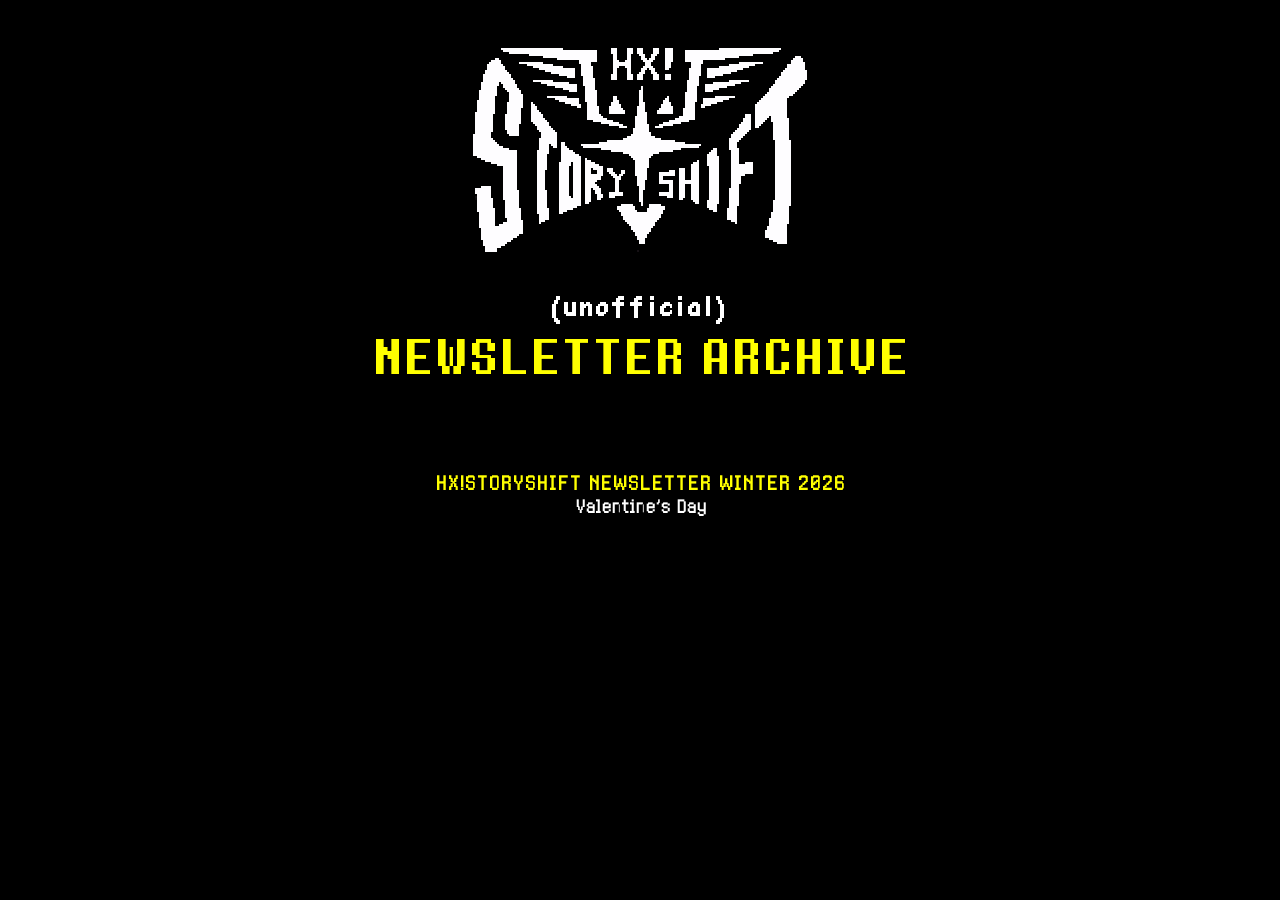
<file: newsletters/index.html>
<!DOCTYPE html>
<html>
    <head lang="en">
        <meta charset="utf-8">
        <link rel="stylesheet" href="style.css">
         <link rel="stylesheet" href="../style.css">
        <meta name="description" content="HX!STORYSHIFT Unofficial Newsletter Archive - Nicky Maurice">
        <meta name="author" content="Nicky Maurice">
        <meta name="viewport" content="width=device-width, initial-scale=1.0">
        <title>HX!STORYSHIFT Unofficial Newsletter Archive - Nicky Maurice</title>
        <link rel="icon" type="image/gif" href="../images/favicon.gif">
    </head>
    <body>
        <article>
            <div>
                <br>
                <div class="image-container">
                <img src="../images/HX!Title.png">
                </div>
                <br>
                <span class="cs">(unofficial)</span>
                <h1>NEWSLETTER ARCHIVE</h1>
            </div>
            
            <br><br>
             <div class="entry">
                <h3 class="newsletterHeader"><a href="/hxstoryshift-unofficial/newsletters/winter26/">HX!STORYSHIFT NEWSLETTER WINTER 2026</a></h3>
                <h4 class="newsletterSubheader">Valentine's Day</h4>
            </div>
        </article>
    </body>
</html>
</file>
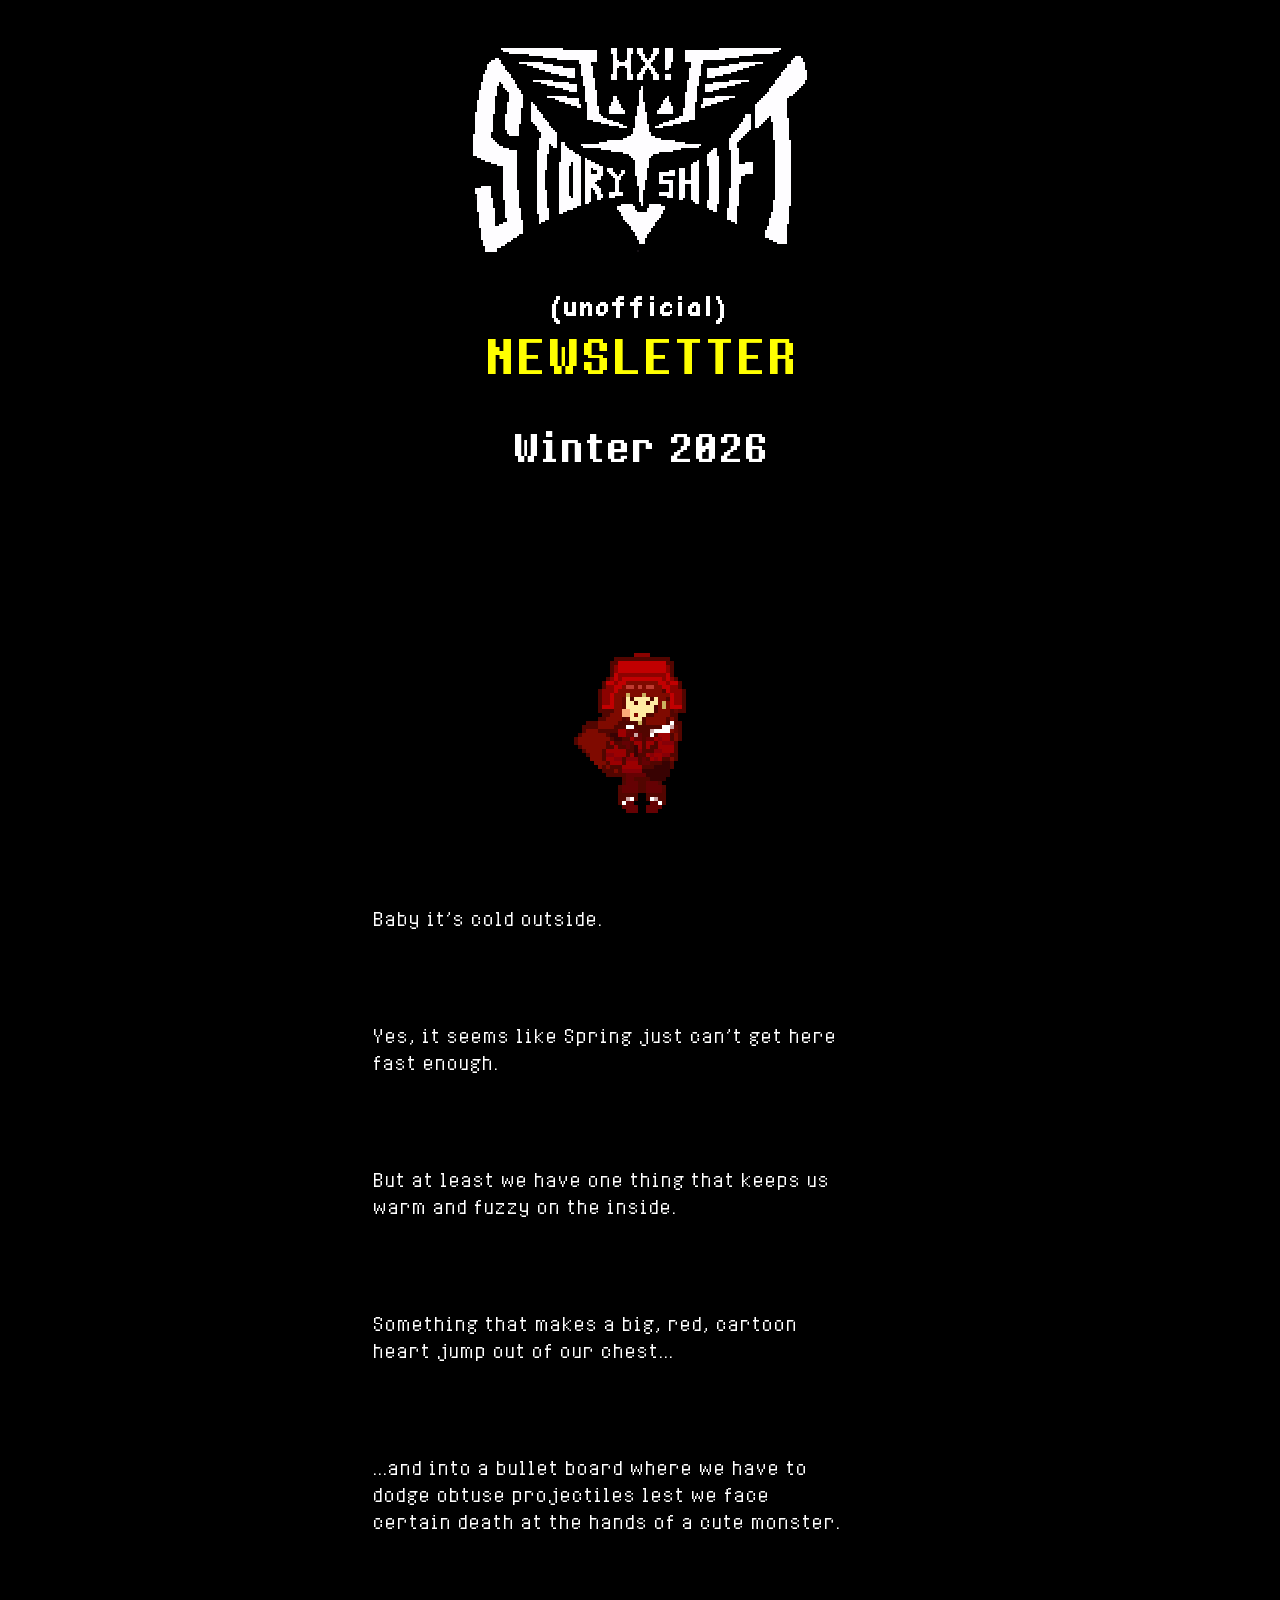
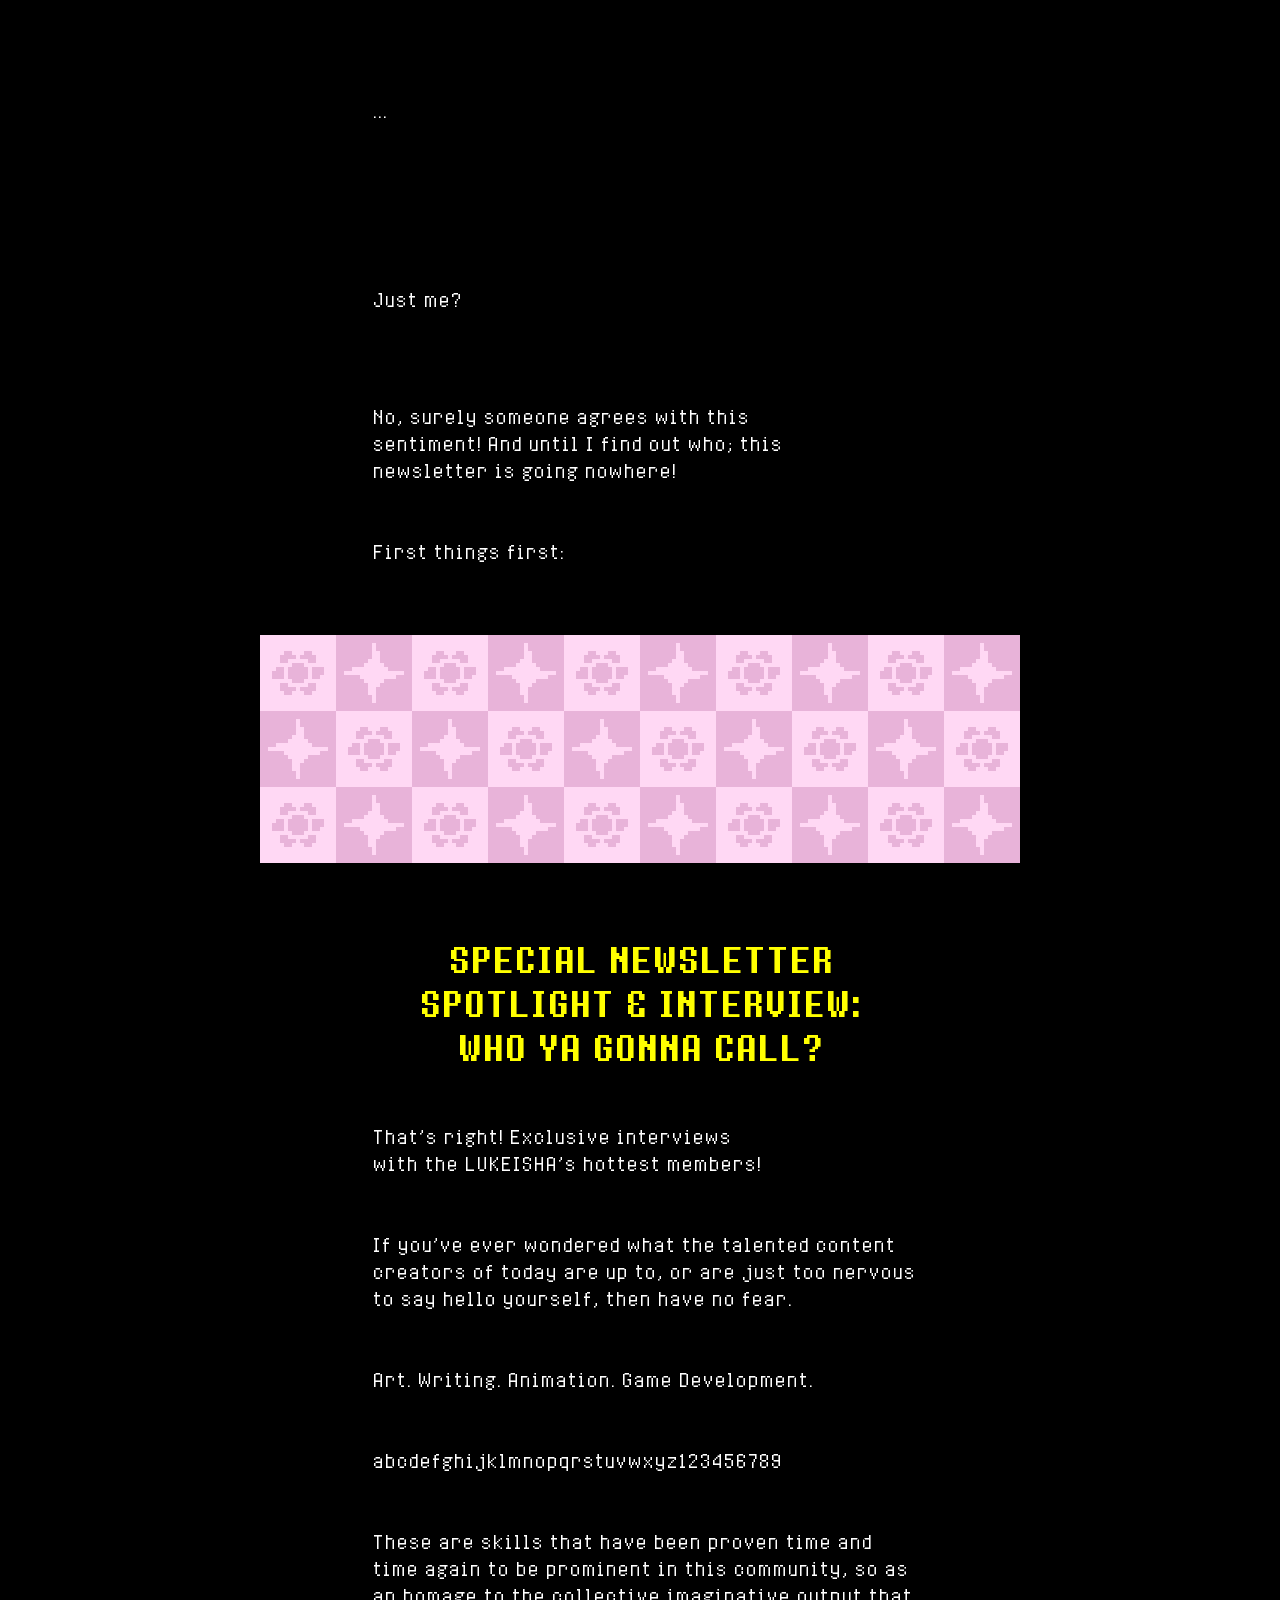
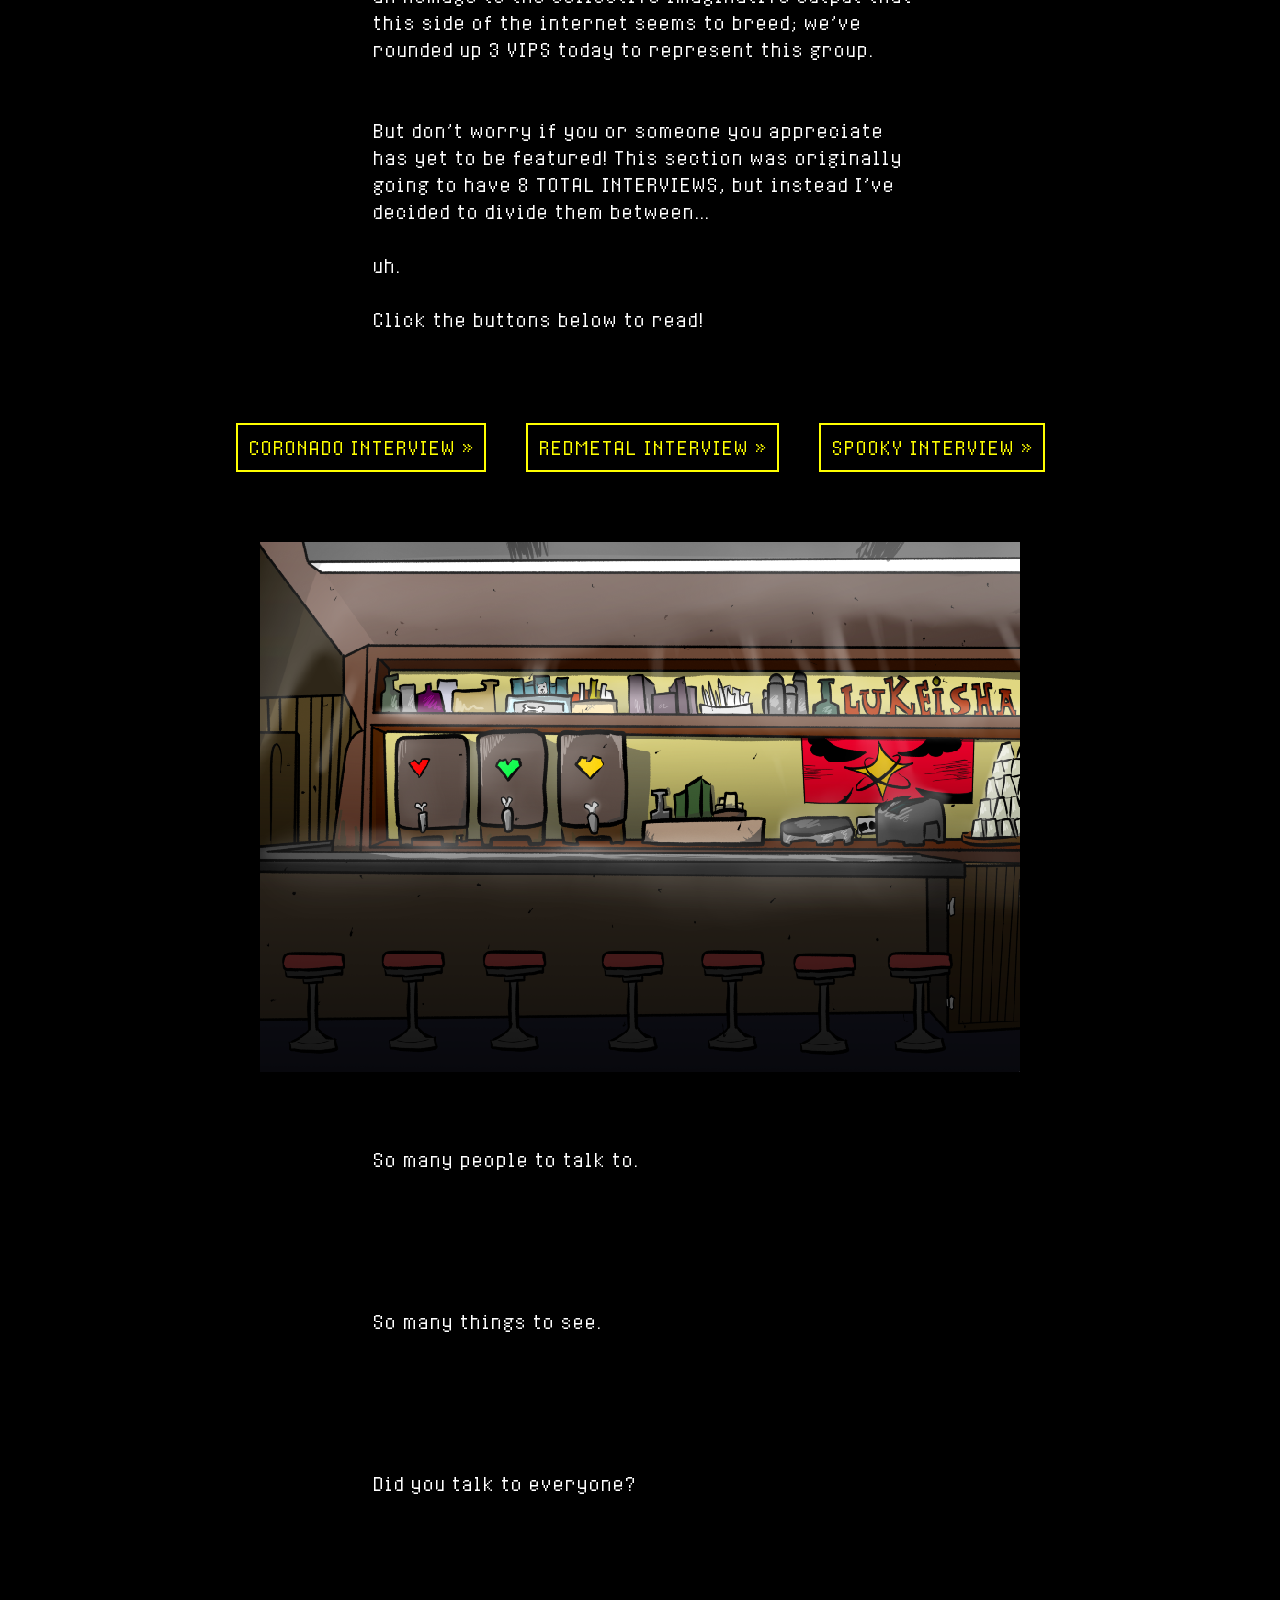
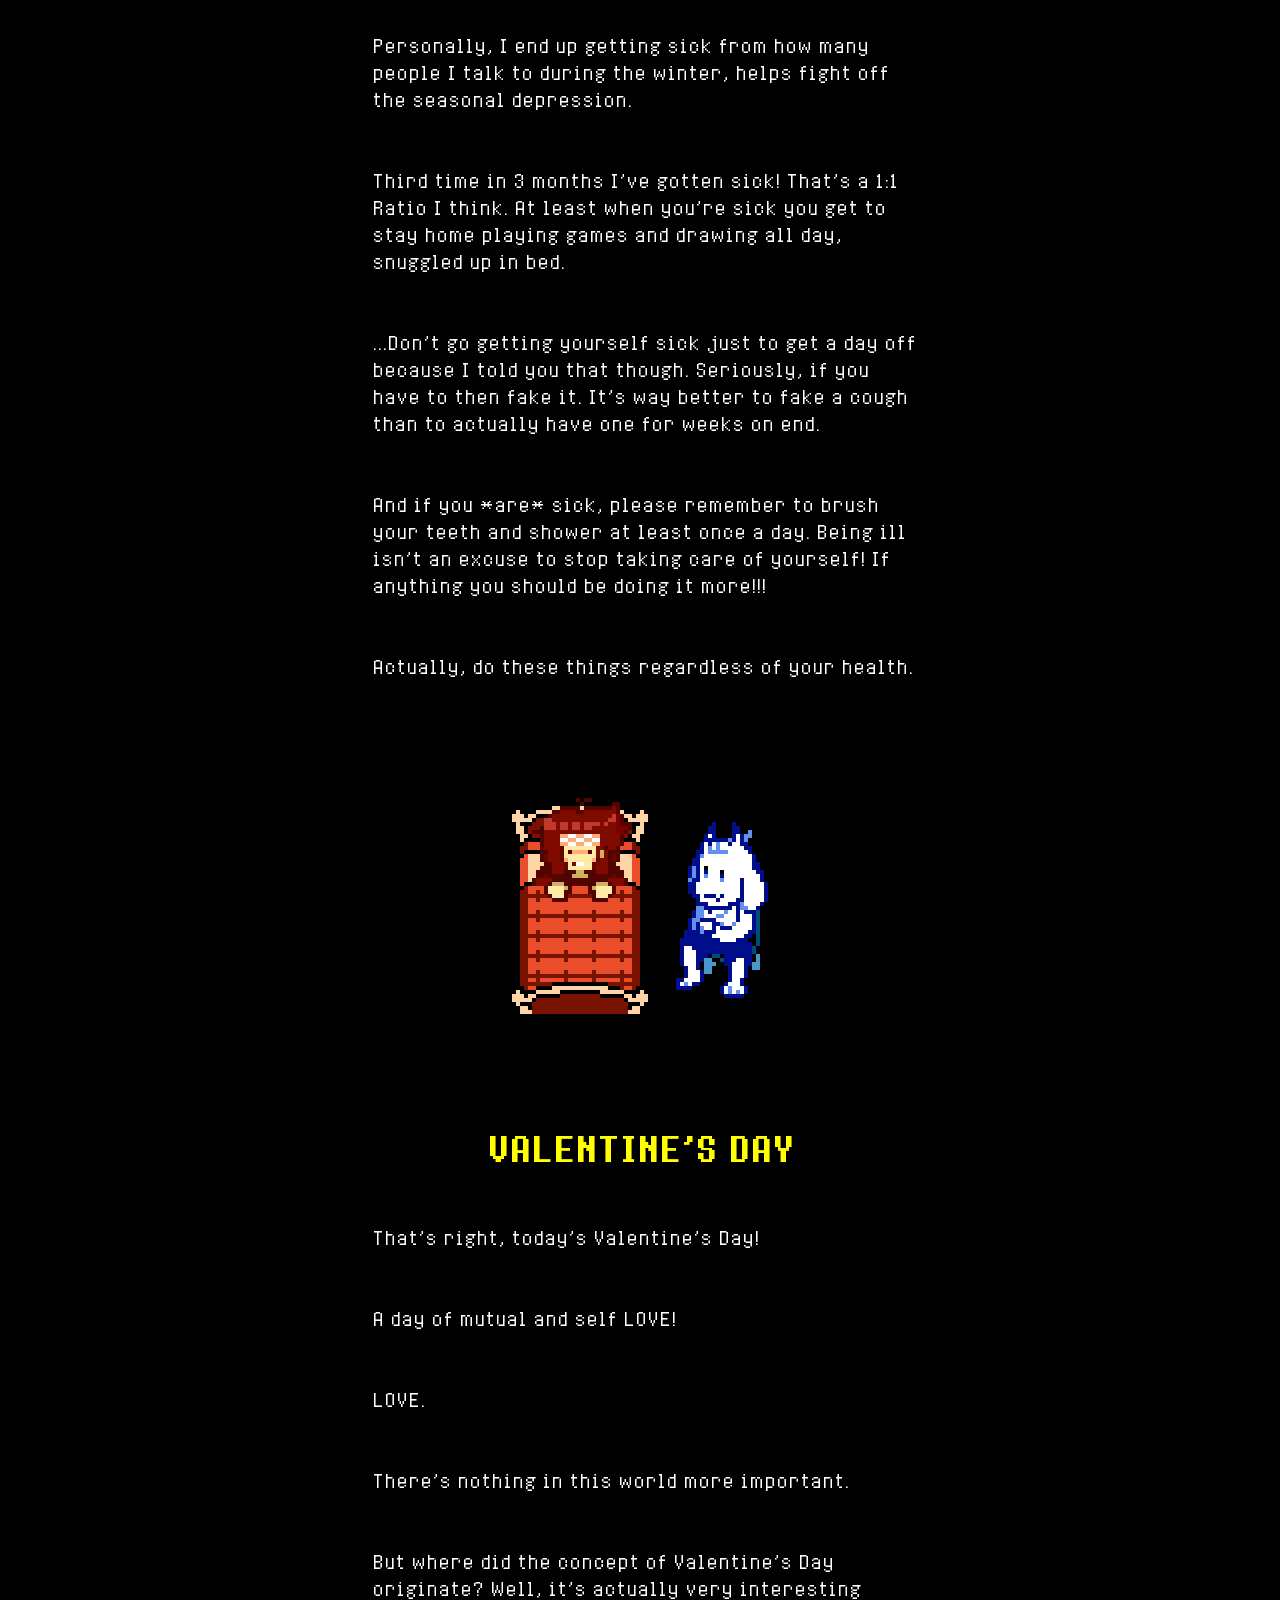
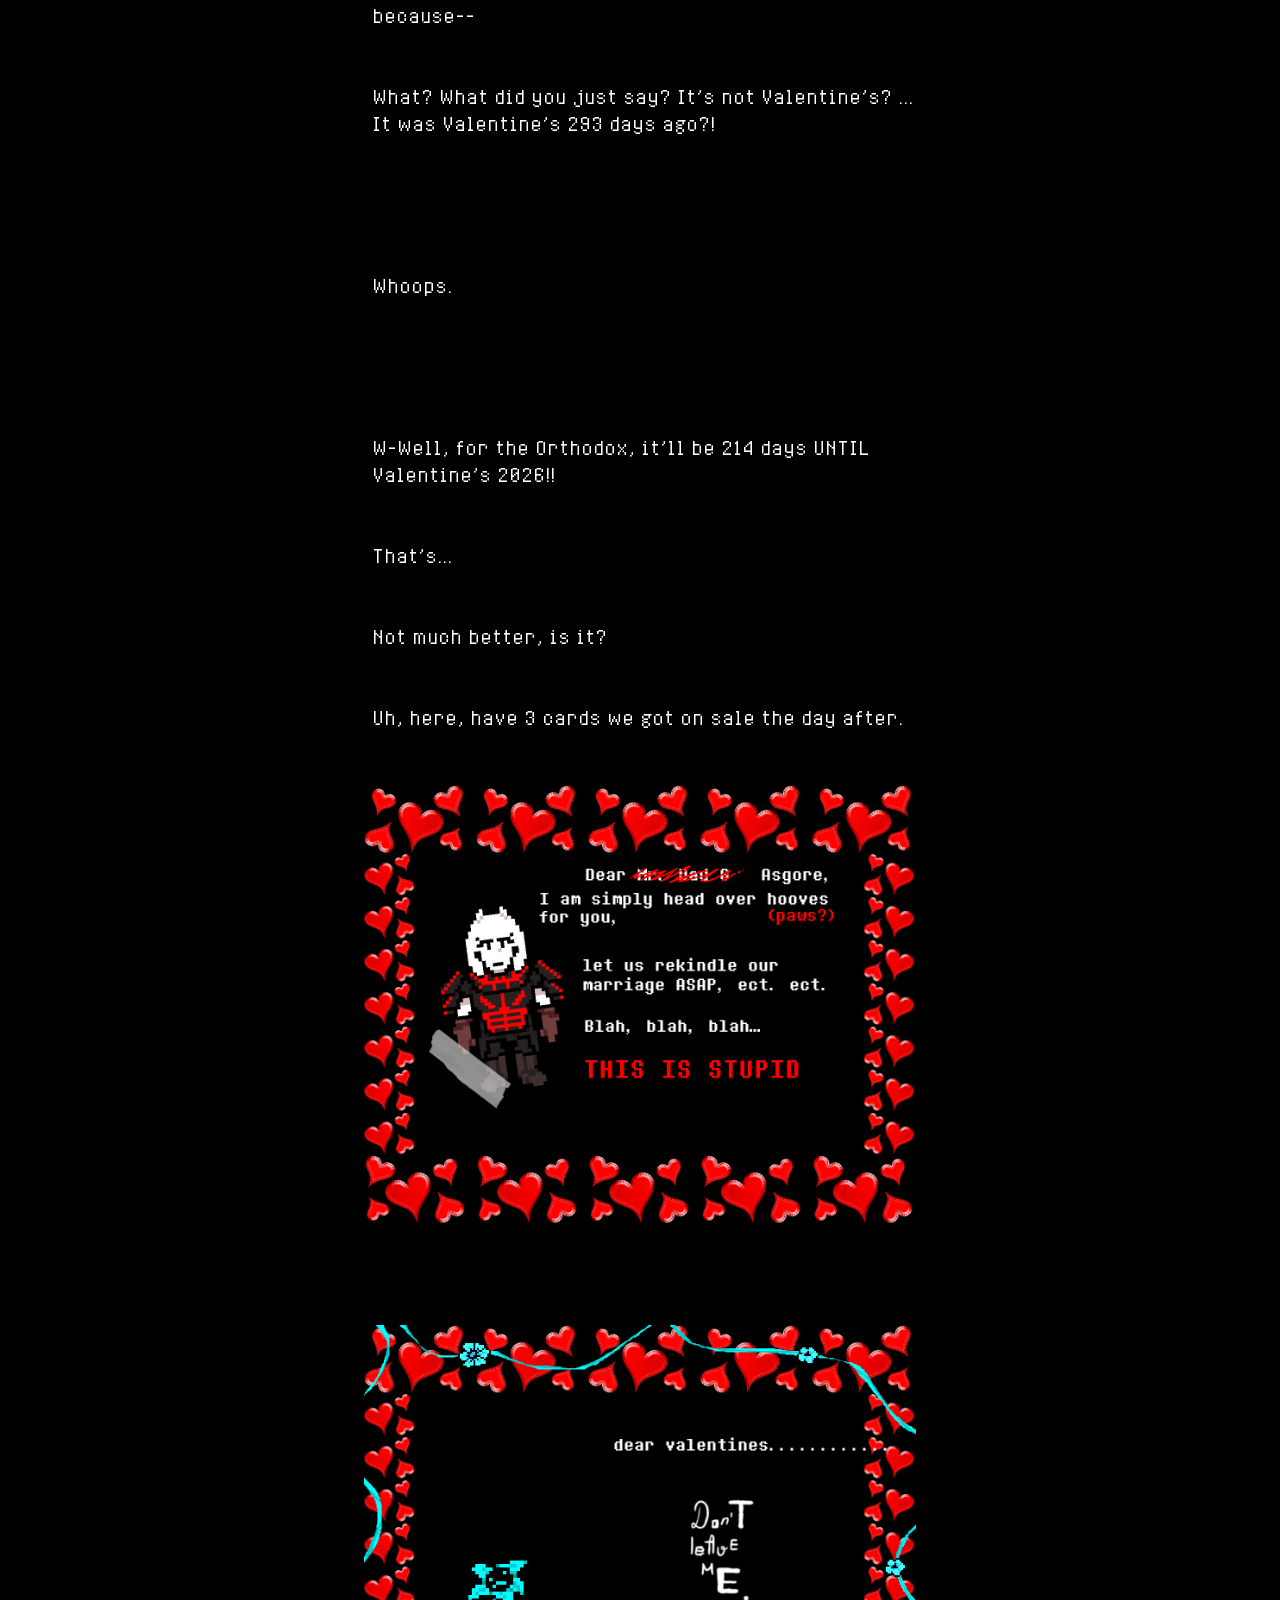
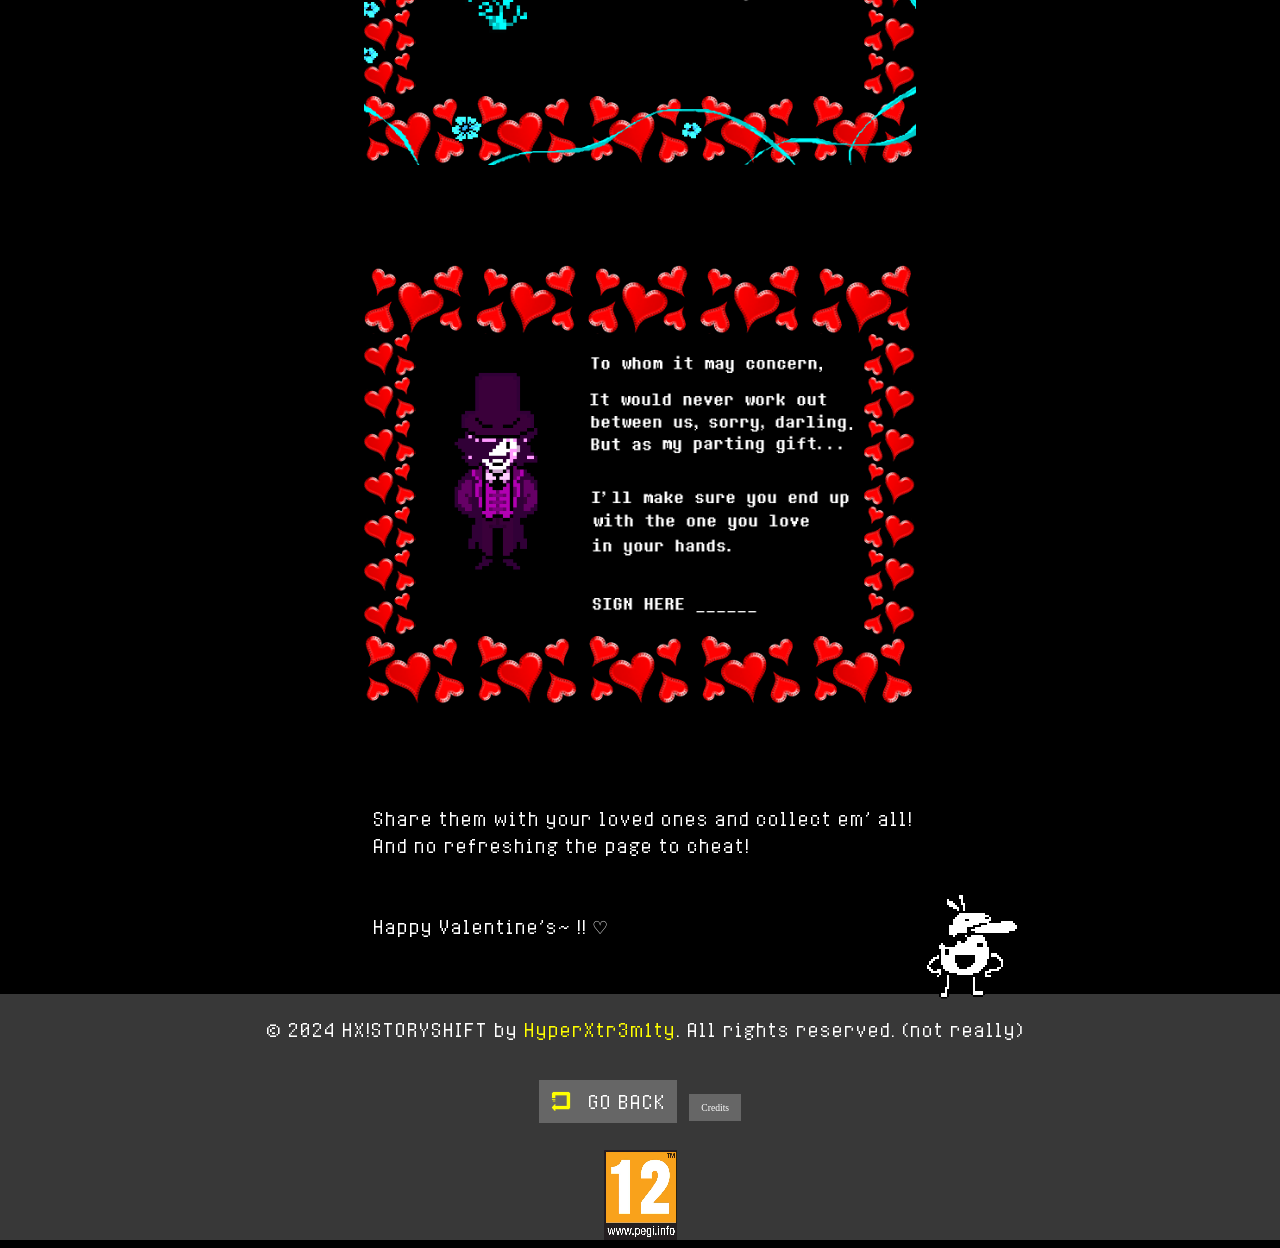
<file: newsletters/winter26/index.html>
<!DOCTYPE html>
<html>
    <head lang="en">
        <meta charset="utf-8">
        <link rel="stylesheet" href="../style.css">
         <link rel="stylesheet" href="../../style.css">
        <meta name="description" content="HX!STORYSHIFT Unofficial Newsletter Archive - Nicky Maurice">
        <meta name="author" content="Nicky Maurice">
        <meta name="viewport" content="width=device-width, initial-scale=1.0">
        <title>HX!STORYSHIFT Unofficial Newsletter Archive - Nicky Maurice</title>
        <link rel="icon" type="image/gif" href="../../images/favicon.gif">
    </head>
       <body>
        <article>
            <div>
                <br>
                <div class="image-container">
                <img class="pixelated" src="../../images/HX!Title.png">
                </div>
                <br>
                <span class="cs">(unofficial)</span>
                <h1>NEWSLETTER</h1>

            <br><br>
                <h2>Winter 2026</h2>
          </div>
            <div>
                <br><br><br><br><br><br><br><br><br>
                <div class="image-container">
                <img class="pixelated" src="images/lycolda.gif">
                </div>
                <br><br><br><br>
                <p>Baby it's cold outside.</p>
                <br><br><br><br><br>
                 <p>
                     Yes, it seems like Spring just can’t get here<br>
                     fast enough.
                 </p>
                <br><br><br><br><br>
                <p>
                    But at least we have one thing that keeps us<br>
                    warm and fuzzy on the inside.
                </p>
                <br><br><br><br><br>
                 <p>
                     Something that makes a big, red, cartoon<br>
                     heart jump out of our chest...
                 </p>
                <br><br><br><br><br>
                 <p>
                     ...and into a bullet board where we have to<br>
                     dodge obtuse projectiles lest we face<br>
                     certain death at the hands of a cute monster.
                 </p>
                <br><br><br><br><br><br><br><br><br>
                 <p>...</p>
                <br><br><br><br><br><br><br><br><br>
                 <p>Just me?</p>
                <br><br><br><br><br>
                 <p>
                     No, surely someone agrees with this<br>
                     sentiment! And until I find out who; this<br>
                     newsletter is going nowhere!
                 </p>
                <br><br><br>
                 <p>First things first:</p>
            </div>
             <div>
                 <br><br><br>
                 <div class="image-container">
                 <img class="pixelated desktop" src="images/whoyagonnacall.gif">
                 </div>
                 <br><br><br>
                 <h1 style="font-size: clamp(20px, 2.5vw, 35px);">
                     SPECIAL NEWSLETTER<br>
                     SPOTLIGHT & INTERVIEW:<br>
                     WHO YA GONNA CALL?
                 </h1>
             </div>
              <div>
                  <br><br><br>
                  <p>
                      That's right! Exclusive interviews<br>
                      with the LUKEISHA's hottest members!
                  </p>
                    <br><br><br>
                  <p>
                      If you've ever wondered what the talented content creators of today are up to, or are just too nervous to say hello yourself, then have no fear.
                  </p>
                    <br><br><br>
                  <p>
                      Art. Writing. Animation. Game Development.<br> 
                  </p>
                    <br><br><br>
                  <p>
                      abcdefghijklmnopqrstuvwxyz123456789<br> 
                  </p>
                    <br><br><br>
                  <p>
                      These are skills that have been proven time and time again to be prominent in this community, so as an homage to the collective imaginative output that this side of the internet seems to breed; we've rounded up 3 VIPS today to represent this group.<br>
                  </p>
                    <br><br><br>
                  <p>
                      But don't worry if you or someone you appreciate has yet to be featured! This section was originally going to have 8 TOTAL INTERVIEWS, but instead I've decided to divide them between...<br><br>uh.<br><br>Click the buttons below to read!
                  </p>
                  <br><br><br><br><br>
             </div>
              <div class="button-wrapper">
                  <div class="button-wrapper">
                      <div class="button">
                        <a href="coronado/">CORONADO INTERVIEW »</a>
                      </div>
                      <div class="button">
                        <a href="redmetal/">REDMETAL INTERVIEW »</a>
                      </div>
                      <div class="button">
                        <a href="spooky/">SPOOKY INTERVIEW »</a>
                      </div>
                 </div>
            </div>
             <div>
                 <br><br><br>
                 <div class="image-container">
                 <img class="pixelated desktop" src="images/coronadobar.png">
                 </div>
                 <br><br><br>
                 </div>
                    <div>
                         <p>
                          So many people to talk to.
                         <br><br><br><br><br><br>
                         So many things to see.
                         <br><br><br><br><br><br>
                         Did you talk to everyone?
                         <br><br><br><br><br><br>
                         Personally, I end up getting sick from how many people I talk to during the winter, helps fight off the seasonal depression.
                         <br><br><br>
                         Third time in 3 months I’ve gotten sick! That’s a 1:1 Ratio I think.   At least when you’re sick you get to stay home playing games and drawing all day, snuggled up in bed.
                         <br><br><br>
                         ...Don’t go getting yourself sick just to get a day off because I told you that though. Seriously, if you have to then fake it. It's way better to fake a cough than to actually have one for weeks on end.
                         <br><br><br>
                         And if you *are* sick, please remember to brush your teeth and shower at least once a day. Being ill isn't an excuse to stop taking care of yourself! If anything you should be doing it more!!!
                         <br><br><br>
                         Actually, do these things regardless of your health.
                         <br><br><br>
                      </p>
                    </div>
                     <div class="image-container">
                    <img class="pixelated" src="images/sickcora.png">
                     <br><br><br>
                 </div>
            <div>
                <h1 style="font-size: clamp(20px, 2.5vw, 35px);">VALENTINE'S DAY</h1>
                <br><br><br>
                <p>
                         That’s right, today’s Valentine’s Day!
                         <br><br><br>
                         A day of mutual and self LOVE!
                         <br><br><br>
                         LOVE.
                         <br><br><br>
                         There’s nothing in this world more important.
                         <br><br><br>
                         But where did the concept of Valentine’s Day originate? Well, it’s actually very interesting because--
                         <br><br><br>
                         What? What did you just say? It’s not Valentine’s? ... It was Valentine’s <span id="daysSinceValentine"></span> days ago?!
                         <br><br><br><br><br><br>
                         Whoops.
                         <br><br><br><br><br><br>
                         W-Well, for the Orthodox, it'll be <span id="daysTillValentine"></span> days UNTIL Valentine's 2026!!
                         <br><br><br>
                         That's...
                        <br><br><br>
                         Not much better, is it?
                         <br><br><br>
                         Uh, here, have 3 cards we got on sale the day after.
                         <br><br><br>
                </p>
                    <div id="valentine-cards"></div>
                <p>
                         Share them with your loved ones and collect em’ all! And no refreshing the page to cheat!
                         <br><br><br>
                         Happy Valentine’s~ !! ♡
                         <br><br><br>
                 </p>
            </div>
        </article>
    <script>
document.addEventListener("DOMContentLoaded", function() {
    const today = new Date();
    const valentinesCutoff = new Date(2026, 1, 15); // Feb 15, 2026

    // Only use year/month/day to ignore hours
    const todayDateOnly = new Date(today.getFullYear(), today.getMonth(), today.getDate());

    if (todayDateOnly < valentinesCutoff) {
        // Show "You're Early!" page
        document.body.innerHTML = "";
        document.body.style.backgroundColor = "black";
        document.body.style.height = "100vh";
        document.body.style.display = "flex";
        document.body.style.justifyContent = "center";
        document.body.style.alignItems = "center";

        const message = document.createElement("div");
        message.textContent = "* You're Early!";
        message.style.color = "#FFFFFF";
        message.style.fontFamily = "bold-font, sans-serif"; // your CSS font
        message.style.fontSize = "clamp(2rem, 8vw, 4rem)";
        message.style.textAlign = "center";

        document.body.appendChild(message);
    } else {
        // Show days since last Gregorian Valentine's
        const year = today.getFullYear();
        let gvalentines = new Date(year, 1, 14); // Feb 14
        if (today < gvalentines) gvalentines = new Date(year - 1, 1, 14);

        const gdiffTime = today - gvalentines;
        const gdiffDays = Math.floor(gdiffTime / (1000 * 60 * 60 * 24));

        // Show days till next Orthodox Valentine's
        let ovalentines = new Date(year, 6, 6); // July 6
        if (today > ovalentines) ovalentines = new Date(year + 1, 6, 6);

        const odiffTime = ovalentines - today;
        const odiffDays = Math.ceil(odiffTime / (1000 * 60 * 60 * 24));

        // Update HTML
        const dayssinceSpan = document.getElementById("daysSinceValentine");
        const daystillSpan = document.getElementById("daysTillValentine");

        if (dayssinceSpan) dayssinceSpan.textContent = gdiffDays;
        if (daystillSpan) daystillSpan.textContent = odiffDays;

        const cardPool = [
    { src: "images/cards/card0.png" },
    { src: "images/cards/card1.png" },
    { src: "images/cards/card2.png" },
    { src: "images/cards/card3.png" },
    { src: "images/cards/card4.png" },
    { src: "images/cards/card5.png" },
    { src: "images/cards/card6.png" },
    { src: "images/cards/card7.png" },
    { src: "images/cards/card8.png" },
    { src: "images/cards/card9.png" },
    { src: "images/cards/card10.png" },

    { src: "images/cards/card11.png", type: "hyperdeath" },

    { src: "images/cards/card12.png" },
    { src: "images/cards/card13.png" },
    { src: "images/cards/card14.png" },
    { src: "images/cards/card15.png" },
    { src: "images/cards/card16.png" },
    { src: "images/cards/card17.png" },
    { src: "images/cards/card18.png" },
    { src: "images/cards/card19.png" },
    { src: "images/cards/card20.png" },
];

// Shuffle
function shuffle(array) {
    for (let i = array.length - 1; i > 0; i--) {
        const j = Math.floor(Math.random() * (i + 1));
        [array[i], array[j]] = [array[j], array[i]];
    }
}

// Pick 3
shuffle(cardPool);
const selectedCards = cardPool.slice(0, 3);

// Container
const container = document.getElementById("valentine-cards");

// Render
selectedCards.forEach(card => {

    let element = document.createElement("img");
    element.src = card.src;
    element.classList.add("image");
    element.style.display = "block";
    element.style.marginBottom = "100px";

    // SPECIAL CASE: Hyperdeath
    if (card.type === "hyperdeath") {
        // Create a wrapper div with relative positioning
        const wrapper = document.createElement("div");
        wrapper.style.position = "relative";
        wrapper.style.display = "inline-block"; // shrink to image size

        // Add the image
        wrapper.appendChild(element);

        // Create the clickable link overlay
        const link = document.createElement("a");
        link.href = "hyperdeath";
        link.textContent = "I-LOVE-YOU.TXT.~ath";
        link.style.position = "absolute";
        link.style.top = "50%";       // vertically center
        link.style.left = "50%";      // horizontally center
        link.style.transform = "translate(-42.5%, -75%)"; // center properly
        link.style.fontFamily = "bold-font";
        link.style.color = "white";
        link.style.fontSize = "0.95rem"; // tweak as needed
        link.style.textDecoration = "none"; // remove underline
        link.style.pointerEvents = "auto"; // ensure clickable
        link.style.textAlign = "center";

        wrapper.appendChild(link);

        element = wrapper; // replace element with wrapper for appending
    }

    container.appendChild(element);
});
    }
});
</script>
    </body>
    <footer class="site-footer">
        <div class="footer-wrapper">
  <div class="footer-content">
    
    <img class="footer-bookmark pixelated" src="../../images/waffle.png">
    <br><br>
    <p>
      © 2024 HX!STORYSHIFT by <a href="https://www.deviantart.com/hyperxtr3m1ty">HyperXtr3m1ty</a>. All rights reserved. (not really)
    </p>
    <br><br>
    <div class="footer-links">
      <a href="javascript:history.back()" class="back-button">
        <img src="../../images/backarrow.png" class="back-icon">
        <p>GO BACK</p>
          </a>
      <a href="../../credits/">Credits</a>
  </div>
        <br><br>
        <img src="../../images/pegi.png">
</div>
</footer>
</html>
</file>
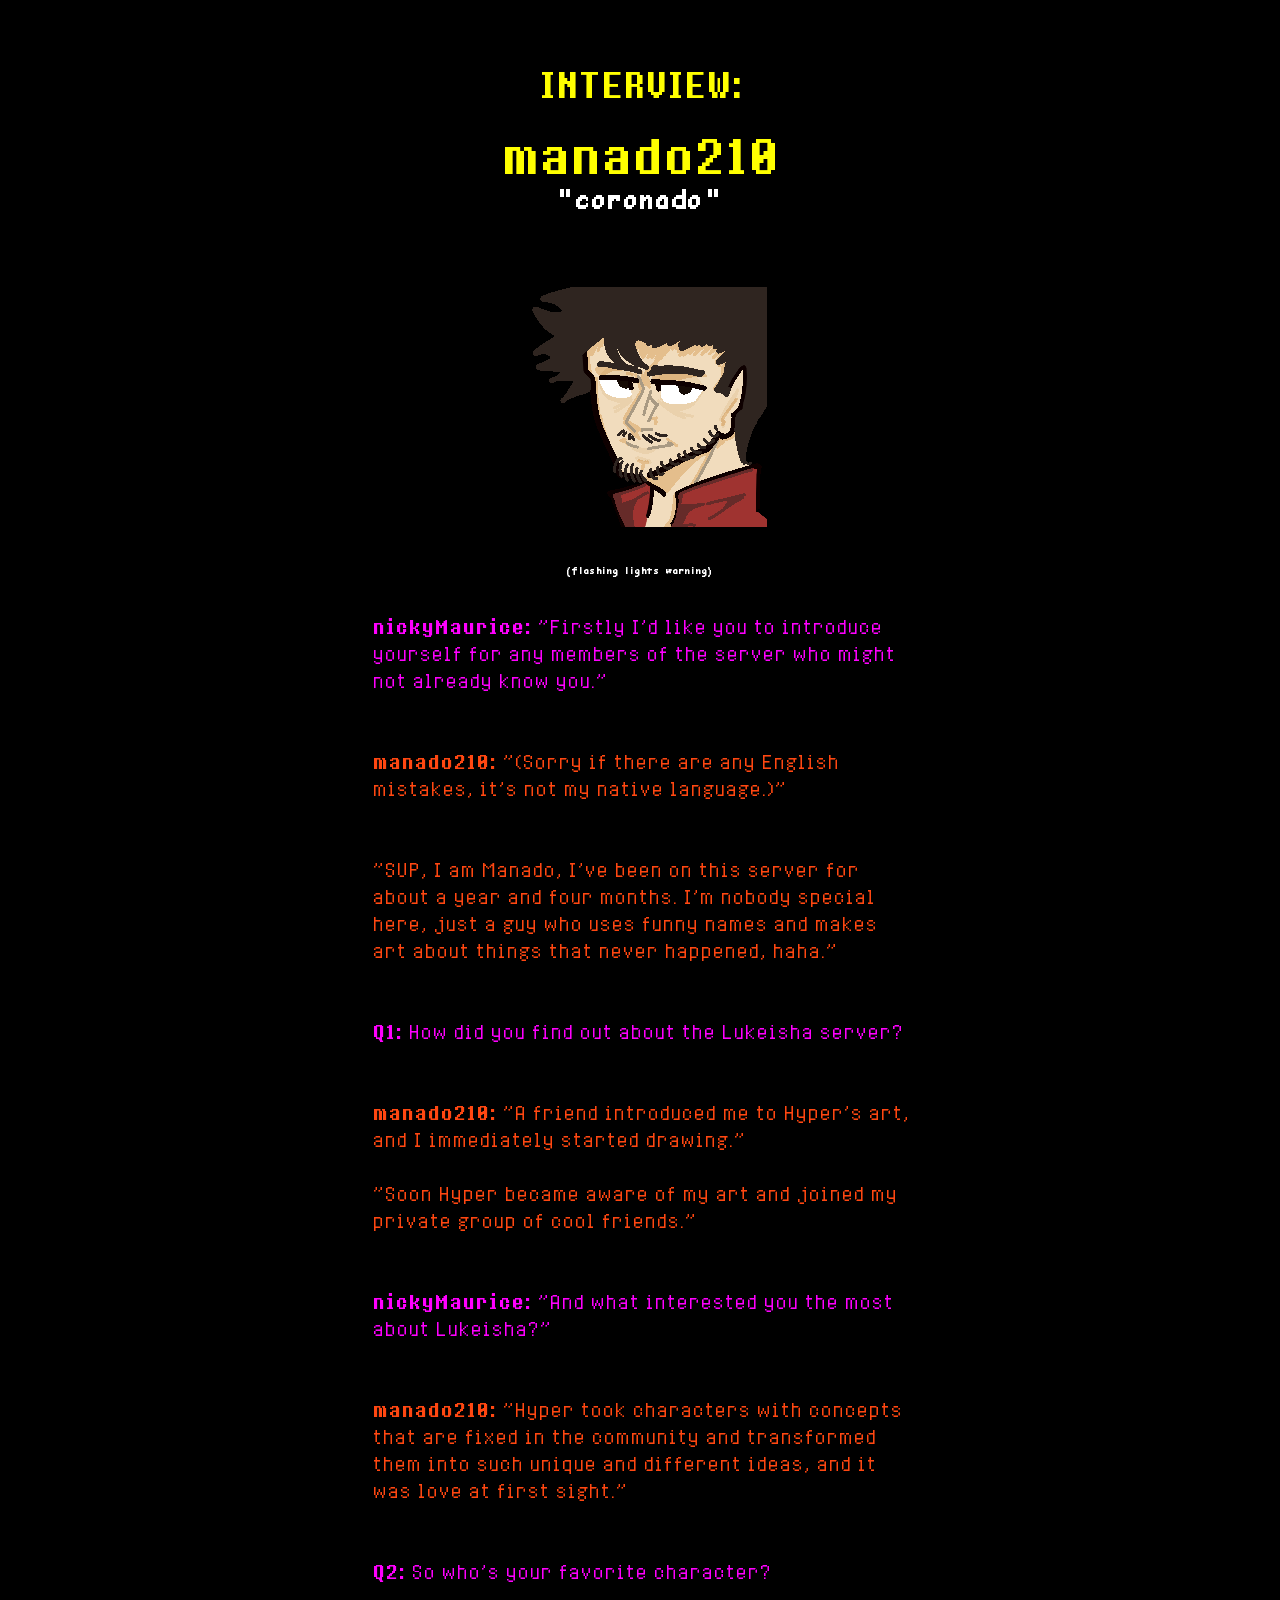
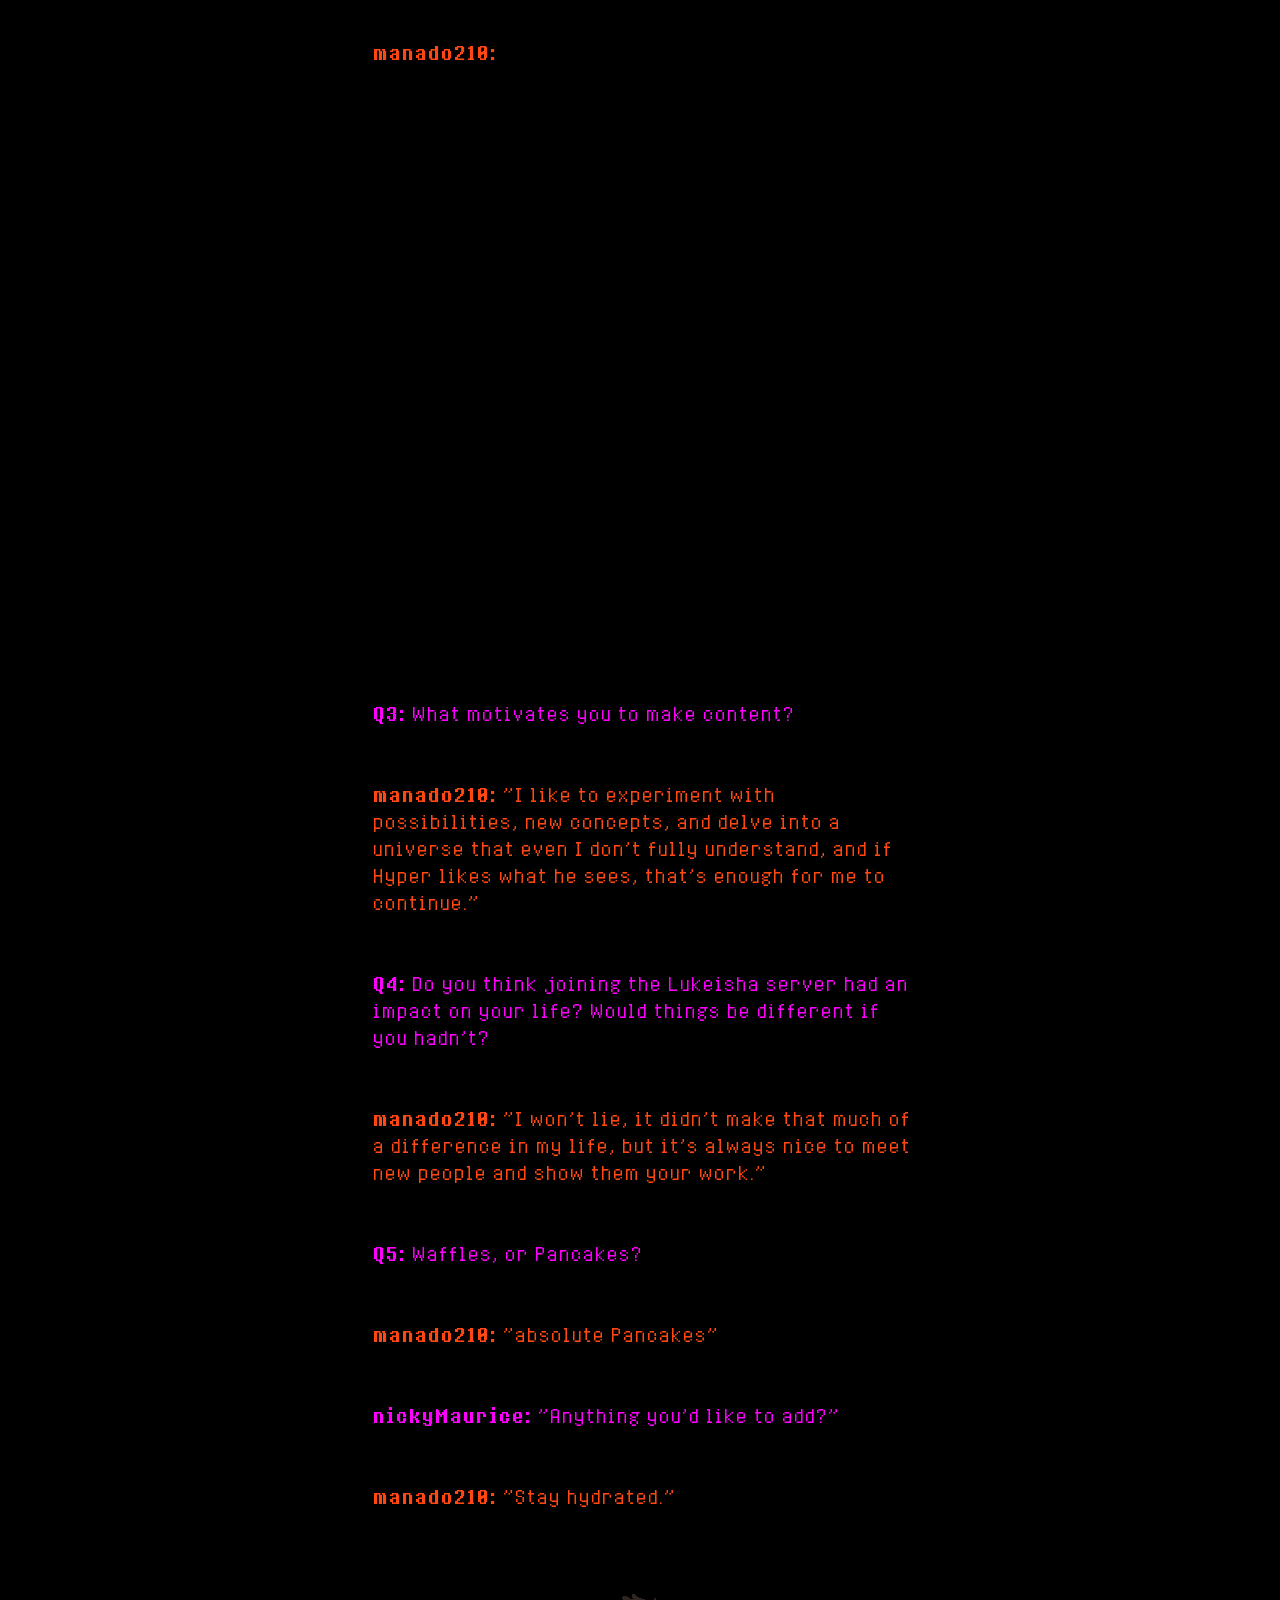
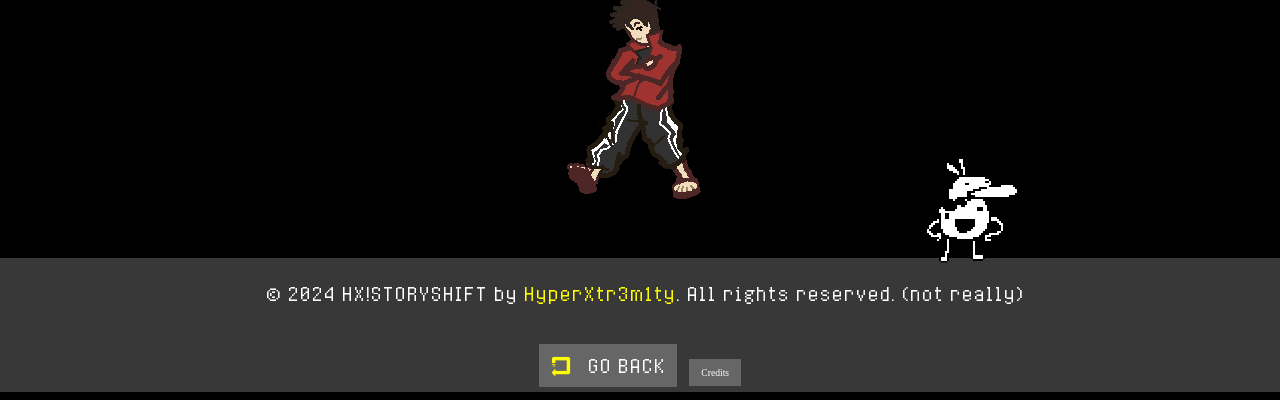
<file: newsletters/winter26/coronado/index.html>
<!DOCTYPE html>
<html>
    <head lang="en">
        <meta charset="utf-8">
        <link rel="stylesheet" href="../../style.css">
         <link rel="stylesheet" href="../../../style.css">
        <meta name="description" content="HX!STORYSHIFT Unofficial Newsletter Archive - Nicky Maurice">
        <meta name="author" content="Nicky Maurice">
        <meta name="viewport" content="width=device-width, initial-scale=1.0">
        <title>HX!STORYSHIFT Unofficial Newsletter Archive - Nicky Maurice</title>
        <link rel="icon" type="image/gif" href="../../../images/favicon.gif">
    </head>
    <body>
        <article>
          <div>
              <br><br><br>
          <h1 style="font-size: clamp(20px, 2.5vw, 35px);">INTERVIEW:</h1>
              <br>
          <h1>manado210</h1>
          <span class="cs">"coronado"</span>
              <br><br><br>
              <div class="image-container">
                <img class="pixelated" src="images/shift_boy_project_cara.png">
              </div>
                <br>
               <span class="cs" style="font-size: clamp(6px, 2.5vw, 12px);">(flashing lights warning)</span>
              </div>
                   <div>
              <br><br>
                 <p>
                  <span class="dtm pink">nickyMaurice:</span>
                  <span class="8bit pink">"Firstly I'd like you to introduce yourself for any members of the server who might not already know you."</span>
                </p>
                    <br><br><br>
                <p>
                  <span class="dtm verm">manado210:</span>
                  <span class="8bit verm">"(Sorry if there are any English mistakes, it's not my native language.)"</span>
                    <br><br><br>
                  <span class="8bit verm">"SUP, I am Manado, I've been on this server for about a year and four months. I'm nobody special here, just a guy who uses funny names and makes art about things that never happened, haha."</span>
                    <br><br><br>
                    <span class="dtm pink">Q1:</span>
                  <span class="8bit pink">How did you find out about the Lukeisha server?</span>
                    <br><br><br>
                  <span class="dtm verm">manado210:</span>
                  <span class="8bit verm">"A friend introduced me to Hyper's art, and I immediately started drawing."</span>
                    <br><br>
                  <span class="8bit verm">"Soon Hyper became aware of my art and joined my private group of cool friends."</span>
                     <br><br><br>
                  <span class="dtm pink">nickyMaurice:</span>
                  <span class="8bit pink">"And what interested you the most about Lukeisha?"</span>
                    <br><br><br>
                  <span class="dtm verm">manado210:</span>
                  <span class="8bit verm">"Hyper took characters with concepts that are fixed in the community and transformed them into such unique and different ideas, and it was love at first sight."</span>
                      <br><br><br>
                  <span class="dtm pink">Q2:</span>
                  <span class="8bit pink">So who’s your favorite character? </span>
                       <br><br><br>
                  <span class="dtm verm">manado210:</span>
                      <br><br><br>
                </p>
                </div>
                  <div class="image-container">
                  <img class="pixelated" src="images/terrytweak.gif">
                      <br><br><br>
                  </div>
                  <div>
                <p>
                  <span class="dtm pink">Q3:</span>
                  <span class="8bit pink">What motivates you to make content?</span>
                    <br><br><br>
                  <span class="dtm verm">manado210:</span>
                  <span class="8bit verm">"I like to experiment with possibilities, new concepts, and delve into a universe that even I don't fully understand, and if Hyper likes what he sees, that's enough for me to continue."</span>
                      <br><br><br>
                  <span class="dtm pink">Q4:</span>
                  <span class="8bit pink">Do you think joining the Lukeisha server had an impact on your life? Would things be different if you hadn't?</span>
                      <br><br><br>
                  <span class="dtm verm">manado210:</span>
                  <span class="8bit verm">"I won't lie, it didn't make that much of a difference in my life, but it's always nice to meet new people and show them your work."</span>
                     <br><br><br>
                  <span class="dtm pink">Q5:</span>
                  <span class="8bit pink">Waffles, or Pancakes?</span>
                     <br><br><br>
                  <span class="dtm verm">manado210:</span>
                  <span class="8bit verm">"absolute Pancakes"</span>
                     <br><br><br>
                  <span class="dtm pink">nickyMaurice:</span>
                  <span class="8bit pink">"Anything you'd like to add?"</span>
                    <br><br><br>
                  <span class="dtm verm">manado210:</span>
                  <span class="8bit verm">"Stay hydrated."</span>
                     <br><br><br>
                </p>
              </div>
                 <div style="display:flex; justify-content:flex-end;">
                     <img class="pixelated" src="images/shift_boy_project.png">
                </div>
                      <br><br><br>
              </div>
        </article>
    </body>
    <footer class="site-footer">
        <div class="footer-wrapper">
  <div class="footer-content">
    
    <img class="footer-bookmark pixelated" src="../../../images/waffle.png">
    <br><br>
    <p>
      © 2024 HX!STORYSHIFT by <a href="https://www.deviantart.com/hyperxtr3m1ty">HyperXtr3m1ty</a>. All rights reserved. (not really)
    </p>
    <br><br>
    <div class="footer-links">
      <a href="javascript:history.back()" class="back-button">
        <img src="../../../images/backarrow.png" class="back-icon">
        <p>GO BACK</p>
          </a>
      <a href="../../../credits/">Credits</a>
  </div>
</div>
</footer>
</html>
</file>
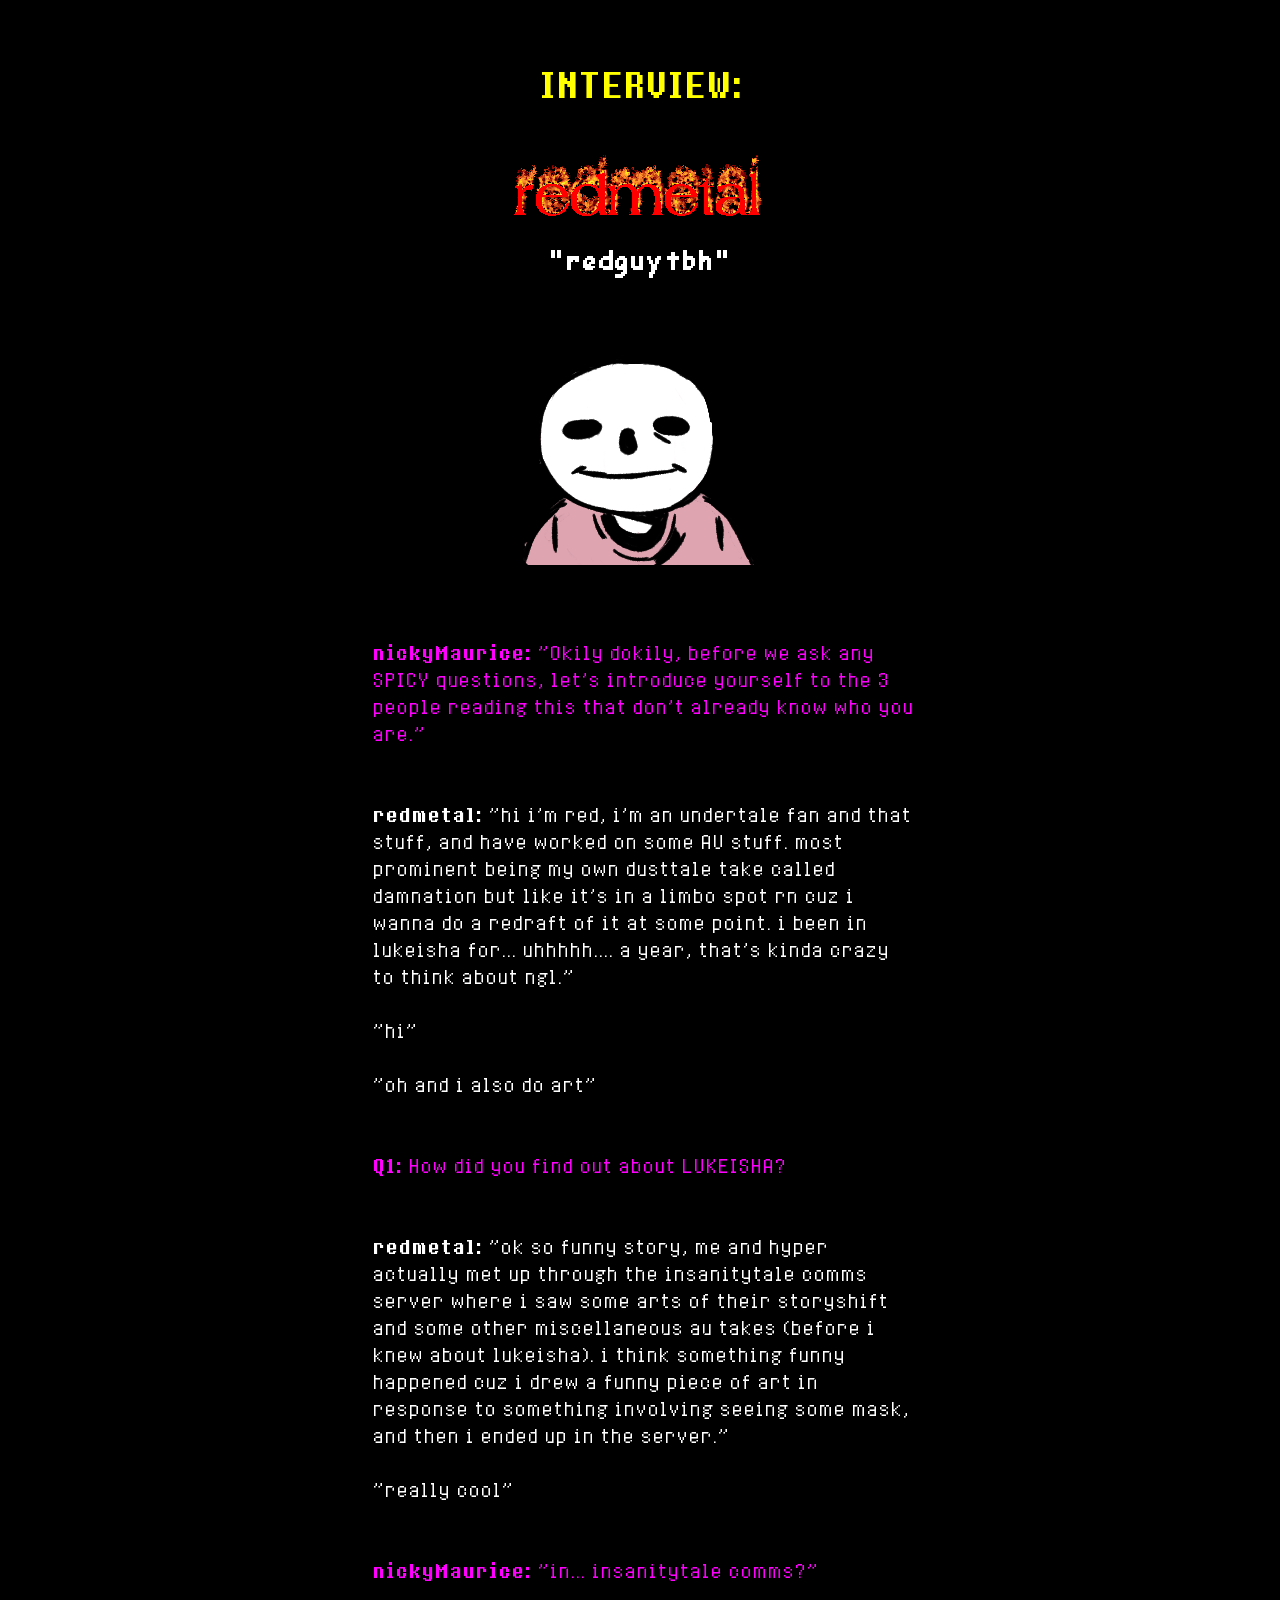
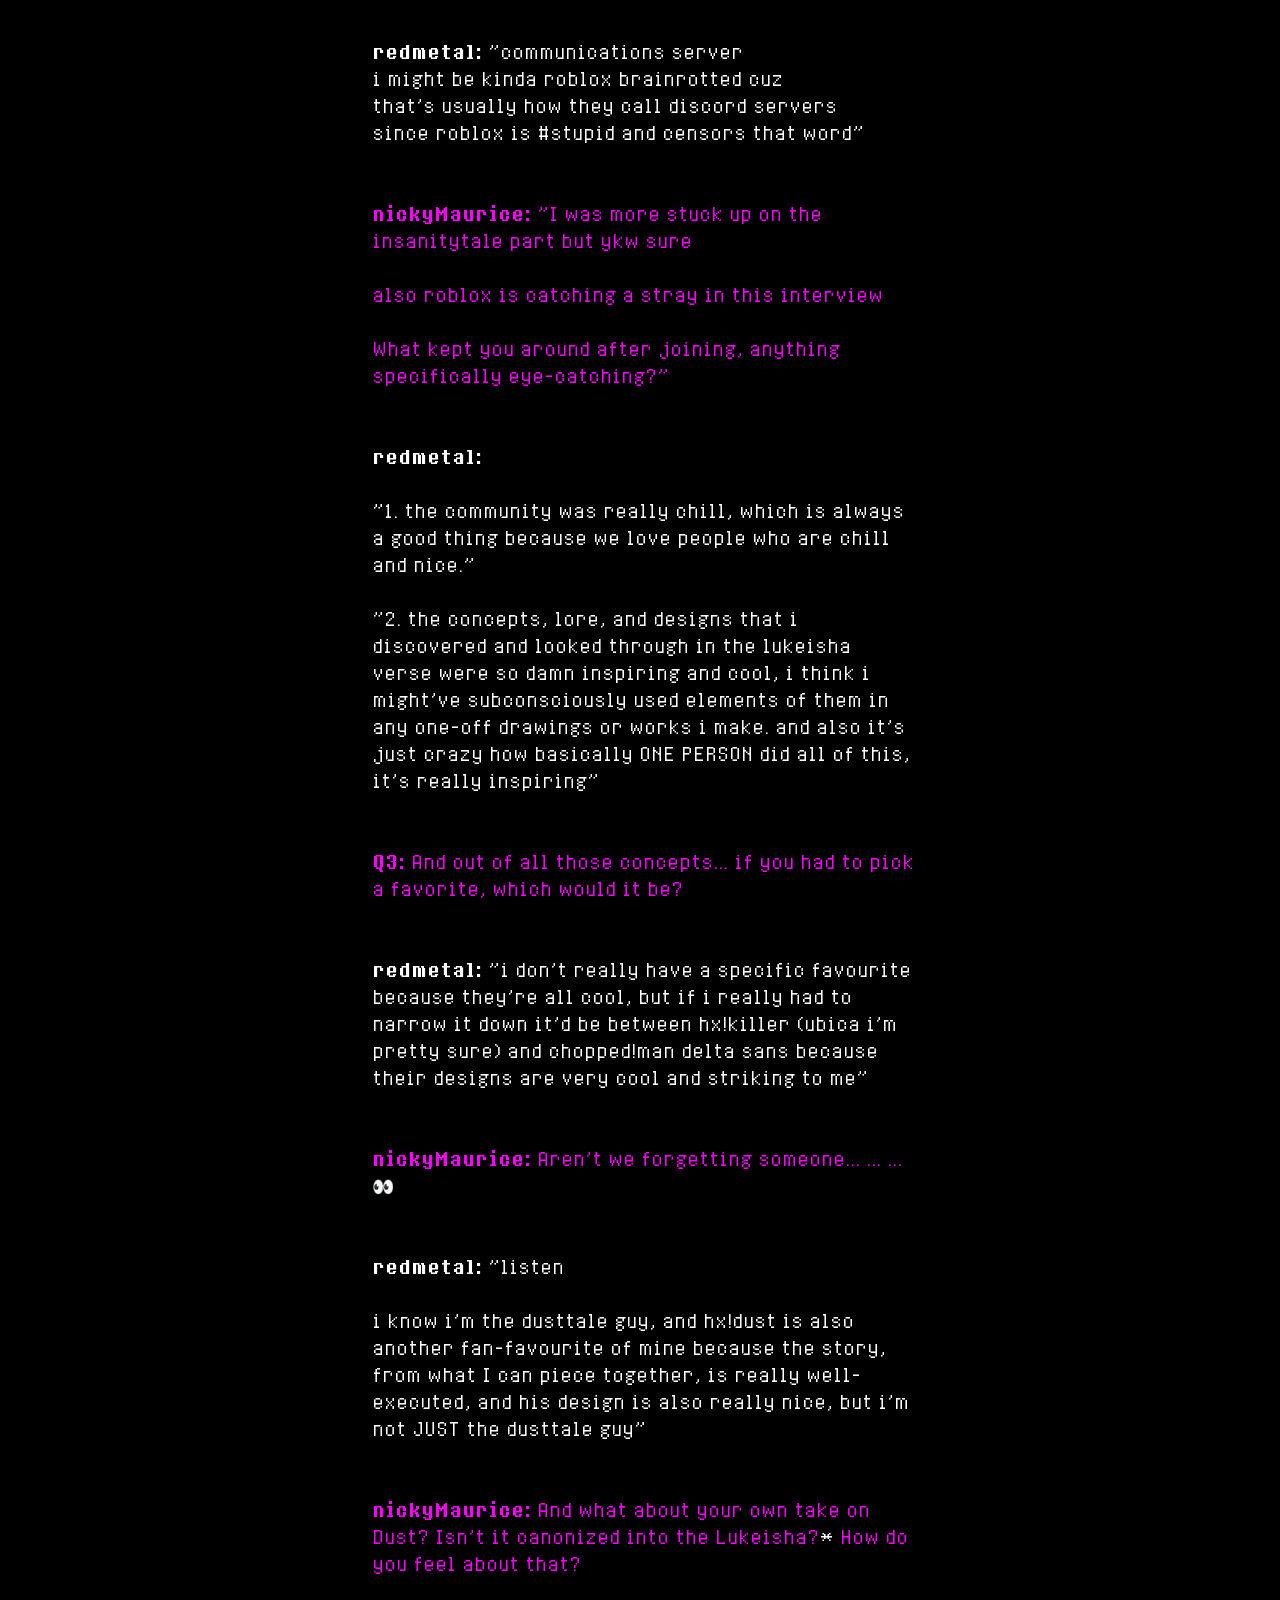
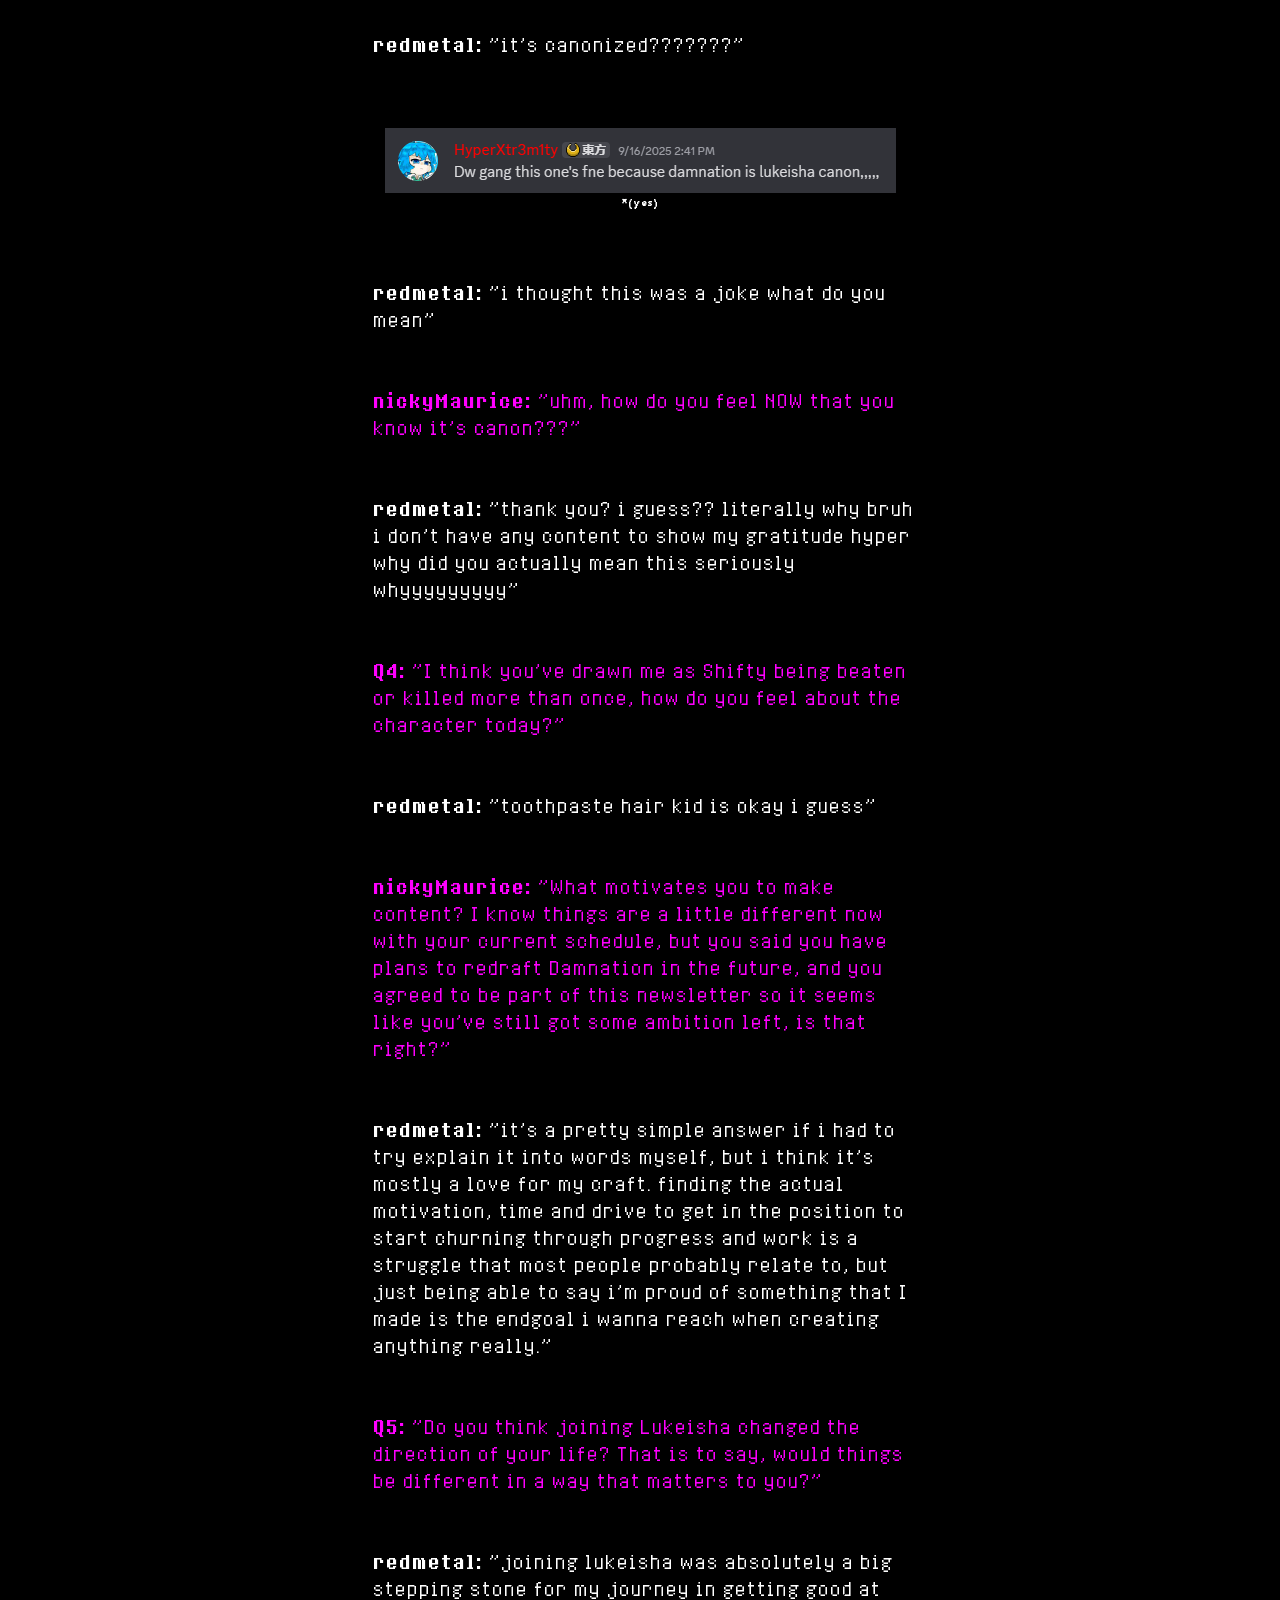
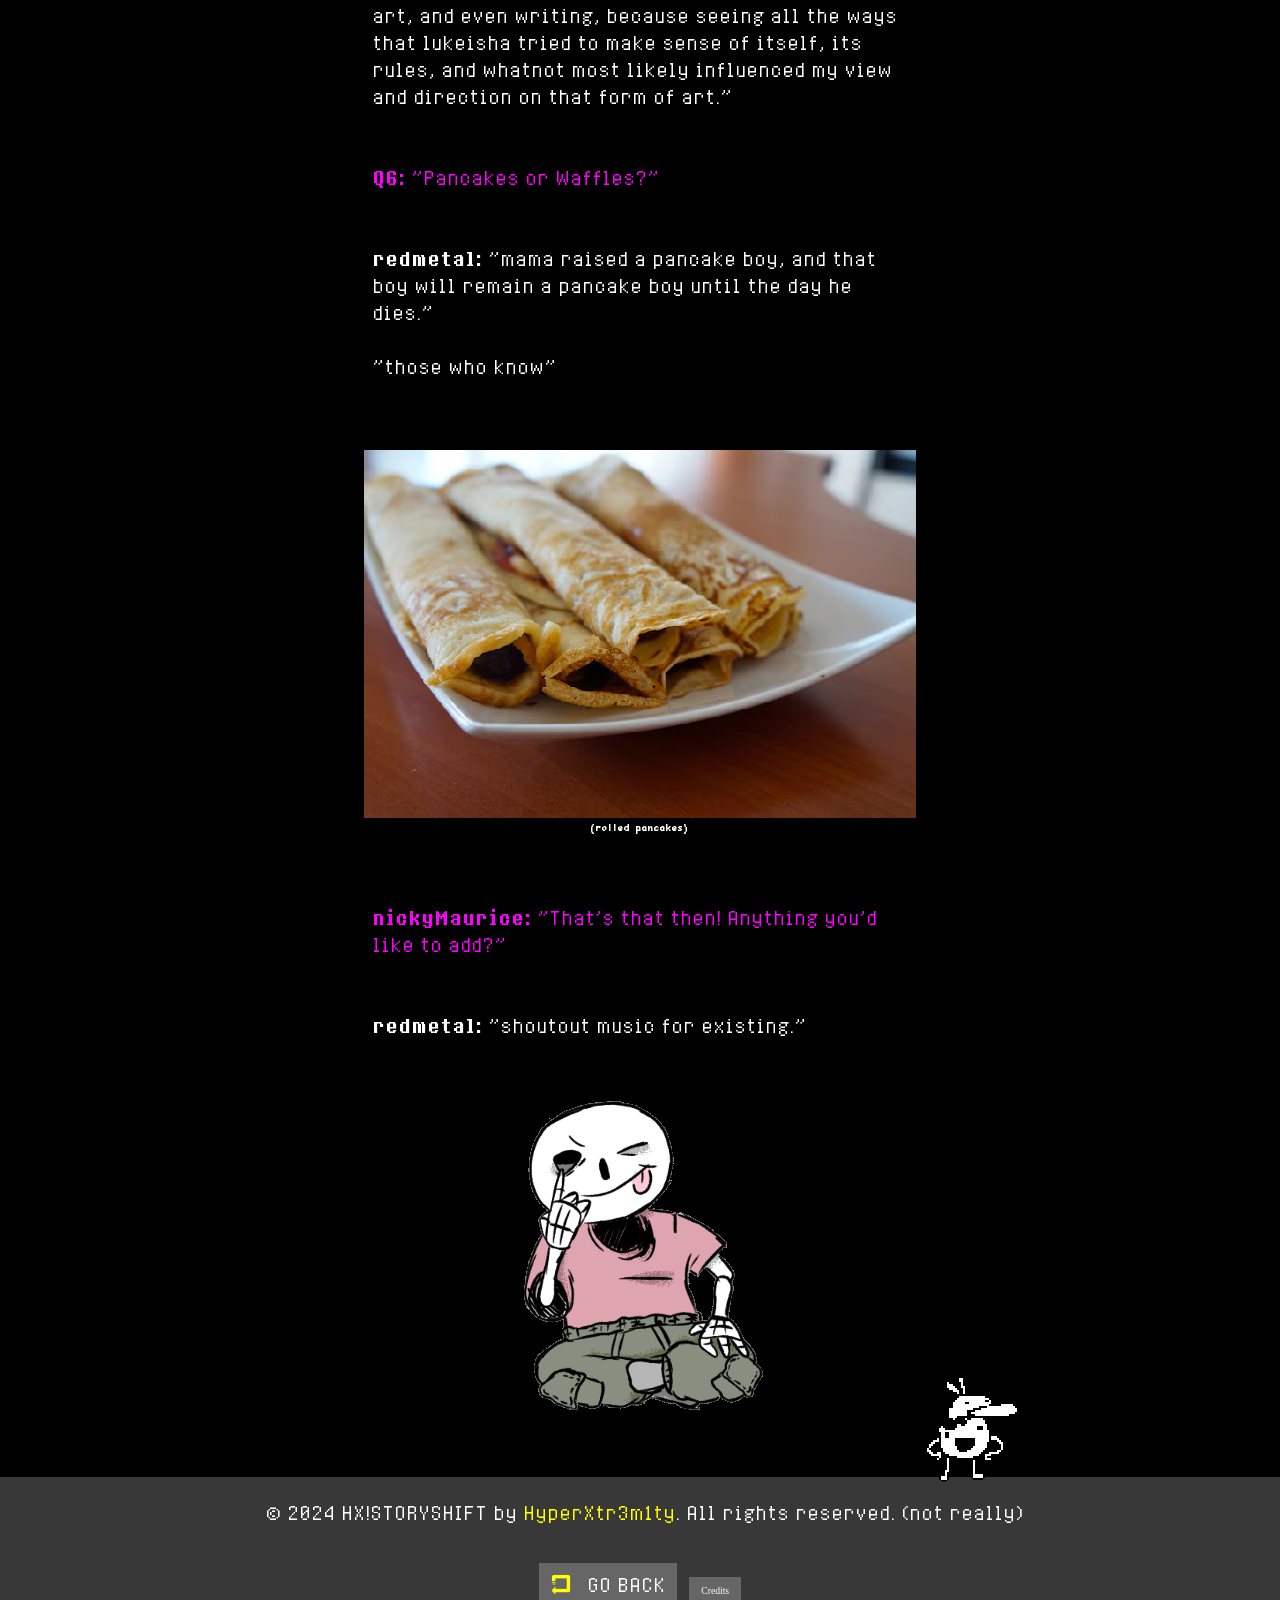
<file: newsletters/winter26/redmetal/index.html>
<!DOCTYPE html>
<html>
    <head lang="en">
        <meta charset="utf-8">
        <link rel="stylesheet" href="../../style.css">
         <link rel="stylesheet" href="../../../style.css">
        <meta name="description" content="HX!STORYSHIFT Unofficial Newsletter Archive - Nicky Maurice">
        <meta name="author" content="Nicky Maurice">
        <meta name="viewport" content="width=device-width, initial-scale=1.0">
        <title>HX!STORYSHIFT Unofficial Newsletter Archive - Nicky Maurice</title>
        <link rel="icon" type="image/gif" href="../../../images/favicon.gif">
    </head>
    <body>
        <article>
          <div>
              <br><br><br>
          <h1 style="font-size: clamp(20px, 2.5vw, 35px);">INTERVIEW:</h1>
              <br>
             <div class="image-container">
              <img class="pixelated" src="images/cooltext502689912625440.gif">
            </div>
          <span class="cs">"redguytbh"</span>
              <br><br><br>
              <div class="image-container">
                <img class="pixelated" src="images/222.png">
              </div>
                <br>
              </div>
                   <div>
              <br><br>
                 <p>
                  <span class="dtm pink">nickyMaurice:</span>
                  <span class="8bit pink">"Okily dokily, before we ask any SPICY questions, let's introduce yourself to the 3 people reading this that don't already know who you are."</span>
                </p>
                    <br><br><br>
                <p>
                  <span class="dtm">redmetal:</span>
                  <span class="8bit">"hi i'm red, i'm an undertale fan and that stuff, and have worked on some AU stuff.
                                      most prominent being my own dusttale take called damnation but like it's in a limbo spot rn cuz i wanna do a redraft of it at some point.
                                      i been in lukeisha for... uhhhhh.... a year, that's kinda crazy to think about ngl."<br><br>"hi"<br><br>"oh and i also do art"</span>
                    <br><br><br>
                    <span class="dtm pink">Q1:</span>
                  <span class="8bit pink">How did you find out about LUKEISHA?</span>
                    <br><br><br>
                  <span class="dtm">redmetal:</span>
                  <span class="8bit">"ok so funny story, me and hyper actually met up through the insanitytale comms server where i saw some arts of their storyshift and some other miscellaneous au takes (before i knew about lukeisha).
                                      i think something funny happened cuz i drew a funny piece of art in response to something involving seeing some mask, and then i ended up in the server."<br><br>"really cool"</span>
                     <br><br><br>
                  <span class="dtm pink">nickyMaurice:</span>
                  <span class="8bit pink">"in... insanitytale comms?"</span>
                    <br><br><br>
                  <span class="dtm">redmetal:</span>
                  <span class="8bit">"communications server<br>
                                      i might be kinda roblox brainrotted cuz<br>
                                      that's usually how they call discord servers<br>
                                      since roblox is #stupid and censors that word"</span>
                      <br><br><br>
                  <span class="dtm pink">nickyMaurice:</span>
                  <span class="8bit pink">"I was more stuck up on the insanitytale part but ykw sure<br><br>
also roblox is catching a stray in this interview<br><br>What kept you around after joining, anything specifically eye-catching?"</span>
                       <br><br><br>
                  <span class="dtm">redmetal:<br><br></span>
                  <span class="8bit">"1. the community was really chill, which is always a good thing because we love people who are chill and nice."<br><br>
                                     "2. the concepts, lore, and designs that i discovered and looked through in the lukeisha verse were so damn inspiring and cool,
                                        i think i might've subconsciously used elements of them in any one-off drawings or works i make.
                                        and also it's just crazy how basically ONE PERSON did all of this, it's really inspiring"
                      <br><br><br>
                  </div>
                  <div>
                <p>
                  <span class="dtm pink">Q3:</span>
                  <span class="8bit pink">And out of all those concepts... if you had to pick a favorite, which would it be?</span>
                    <br><br><br>
                  <span class="dtm">redmetal:</span>
                  <span class="8bit">"i don't really have a specific favourite because they're all cool,
                                      but if i really had to narrow it down it'd be between hx!killer (ubica i'm pretty sure)
                                      and chopped!man delta sans because their designs are very cool and striking to me"</span>
                      <br><br><br>
                  <span class="dtm pink">nickyMaurice:</span>
                  <span class="8bit pink">Aren't we forgetting someone... ... ... 👀</span>
                      <br><br><br>
                  <span class="dtm">redmetal:</span>
                  <span class="8bit">"listen<br><br> i know i'm the dusttale guy, and hx!dust is also another fan-favourite of mine because the story,
                                                     from what I can piece together, is really well-executed, and his design is also really nice, but i'm not JUST the dusttale guy"</span>
                     <br><br><br>
                  <span class="dtm pink">nickyMaurice:</span>
                  <span class="8bit pink">And what about your own take on Dust? Isn't it canonized into the Lukeisha?</span><span class="8bit">*</span> <span class="8bit pink">How do you feel about that?</span>
                     <br><br><br>
                  <span class="dtm">redmetal:</span>
                  <span class="8bit">"it's canonized???????"</span>
                     <br><br><br>
                </p>
                      <div class="image-container">
                  <img class="pixelated" src="images/canonized.png">
                          <br>
                  <span class="cs" style="font-size: clamp(6px, 2.5vw, 12px);">*(yes)</span>
                      <br><br><br>
                  </div>
                <p>
                  <span class="dtm">redmetal:</span>
                  <span class="8bit">"i thought this was a joke what do you mean"</span>
                     <br><br><br>
                  <span class="dtm pink">nickyMaurice:</span>
                  <span class="8bit pink">"uhm, how do you feel NOW that you know it's canon???"</span>
                    <br><br><br>
                  <span class="dtm">redmetal:</span>
                  <span class="8bit">"thank you? i guess?? literally why bruh i don't have any content to show my gratitude hyper why did you actually mean this seriously whyyyyyyyyy"</span>
                     <br><br><br>
                  <span class="dtm pink">Q4:</span>
                  <span class="8bit pink">"I think you've drawn me as Shifty being beaten or killed more than once, how do you feel about the character today?"</span>
                    <br><br><br>
                  <span class="dtm">redmetal:</span>
                  <span class="8bit">"toothpaste hair kid is okay i guess"</span>
                     <br><br><br>
                     <span class="dtm pink">nickyMaurice:</span>
                  <span class="8bit pink">"What motivates you to make content? I know things are a little different now with your current schedule,
                                           but you said you have plans to redraft Damnation in the future, and you agreed to be part of this newsletter
                                           so it seems like you've still got some ambition left, is that right?"</span>
                    <br><br><br>
                    <span class="dtm">redmetal:</span>
                  <span class="8bit">"it's a pretty simple answer if i had to try explain it into words myself, but i think it's mostly a love for my craft.
                                      finding the actual motivation, time and drive to get in the position to start churning through progress and work is a struggle that most people probably relate to,
                                      but just being able to say i'm proud of something that I made is the endgoal i wanna reach when creating anything really."</span>
                     <br><br><br>
                  <span class="dtm pink">Q5:</span>
                  <span class="8bit pink">"Do you think joining Lukeisha changed the direction of your life? That is to say, would things be different in a way that matters to you?"</span>
                    <br><br><br>
                    <span class="dtm">redmetal:</span>
                  <span class="8bit">"joining lukeisha was absolutely a big stepping stone for my journey in getting good at art,
                                      and even writing, because seeing all the ways that lukeisha tried to make sense of itself,
                                      its rules, and whatnot most likely influenced my view and direction on that form of art."</span>
                     <br><br><br>
                  <span class="dtm pink">Q6:</span>
                  <span class="8bit pink">"Pancakes or Waffles?"</span>
                    <br><br><br>
                  <span class="dtm">redmetal:</span>
                  <span class="8bit">"mama raised a pancake boy, and that boy will remain a pancake boy until the day he dies."<br><br>"those who know"</span>
                     <br><br><br>
                </p>
                  </div>
                  <div class="image-container">
                  <img class="pixelated" src="images/rolledpancakes.png">
                          <br>
                  <span class="cs" style="font-size: clamp(6px, 2.5vw, 12px);">(rolled pancakes)</span>
                      <br><br><br>
                  </div>
                    <p>
                      <span class="dtm pink">nickyMaurice:</span>
                      <span class="8bit pink">"That's that then! Anything you'd like to add?"</span>
                        <br><br><br>
                     <span class="dtm">redmetal:</span>
                     <span class="8bit">"shoutout music for existing."</span>
                        <br><br><br>
                    </p>
              </div>
                 <div style="display:flex; justify-content:flex-end;">
                     <img class="pixelated" src="images/thing_-_Copy_2.png">
                </div>
                      <br><br><br>
              </div>
        </article>
    </body>
    <footer class="site-footer">
        <div class="footer-wrapper">
  <div class="footer-content">
    
    <img class="footer-bookmark pixelated" src="../../../images/waffle.png">
    <br><br>
    <p>
      © 2024 HX!STORYSHIFT by <a href="https://www.deviantart.com/hyperxtr3m1ty">HyperXtr3m1ty</a>. All rights reserved. (not really)
    </p>
    <br><br>
    <div class="footer-links">
      <a href="javascript:history.back()" class="back-button">
        <img src="../../../images/backarrow.png" class="back-icon">
        <p>GO BACK</p>
          </a>
      <a href="../../../credits/">Credits</a>
  </div>
</div>
</footer>
</html>
</file>
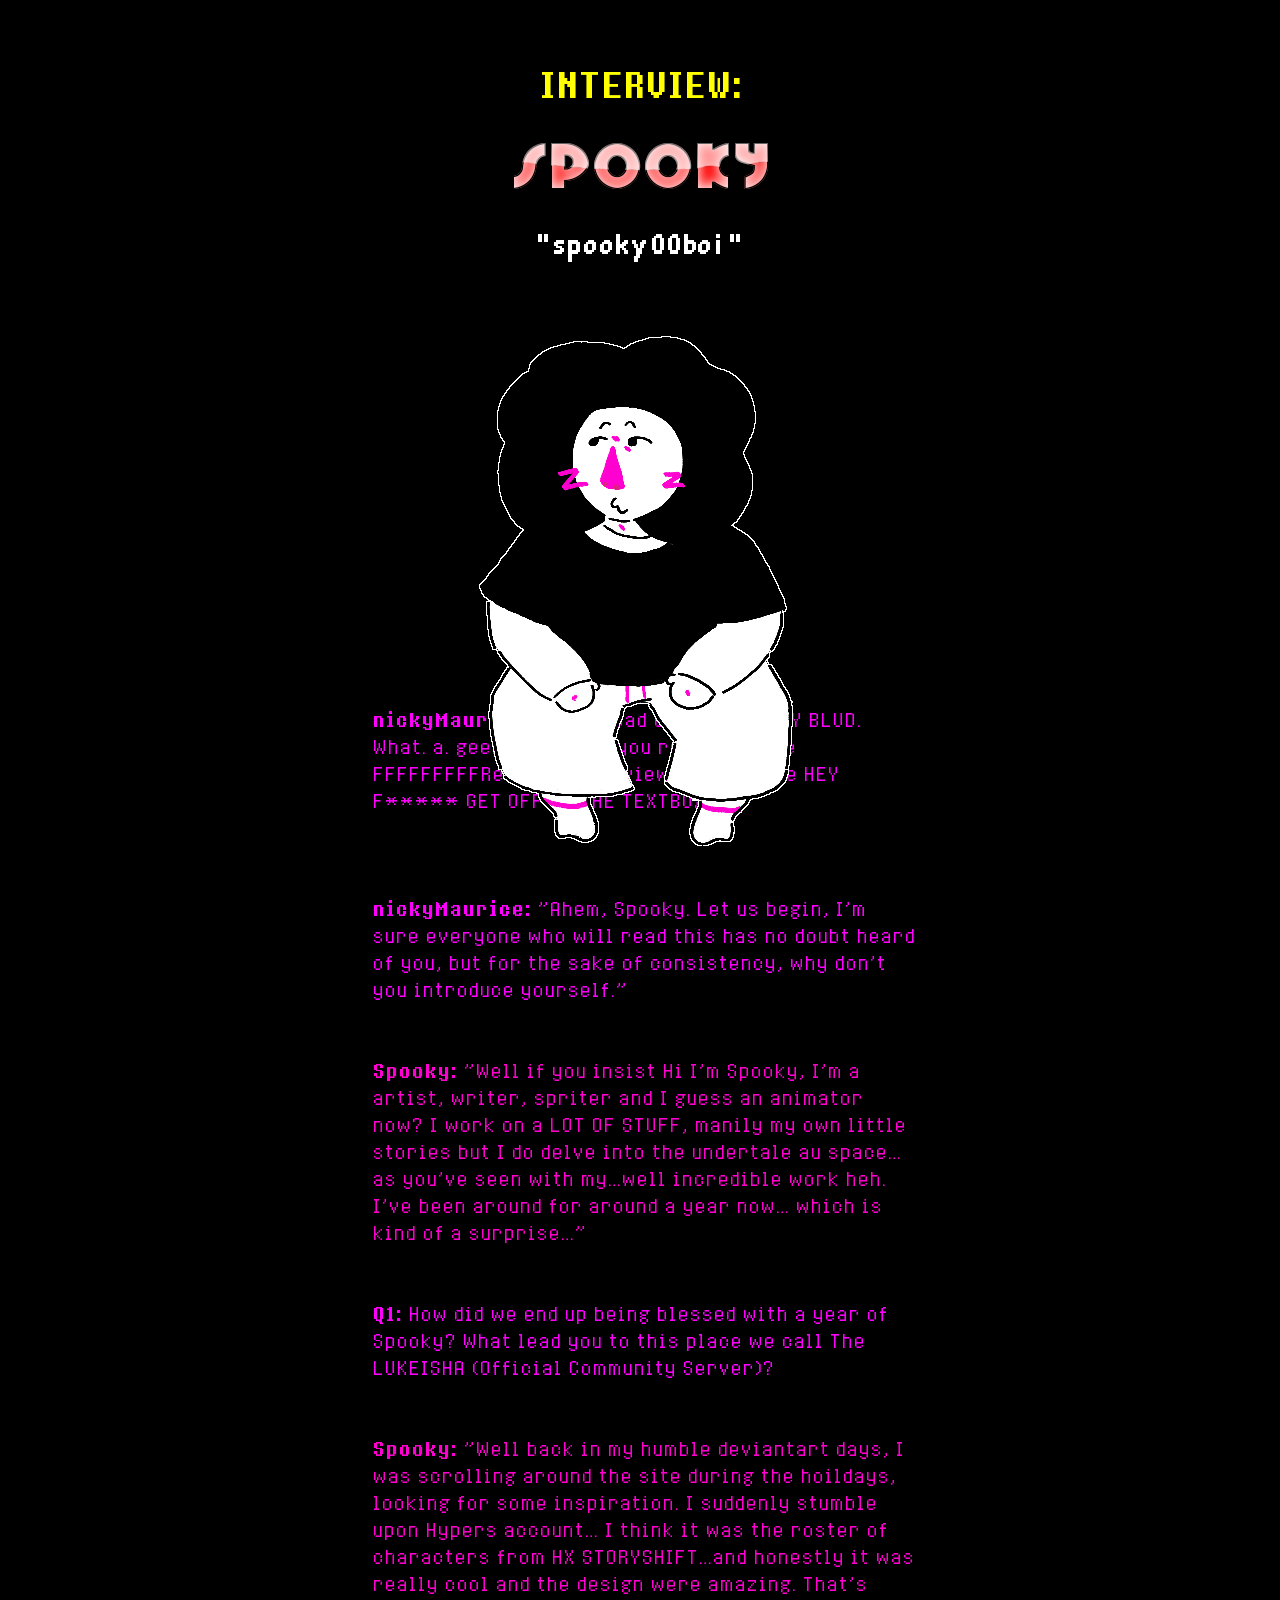
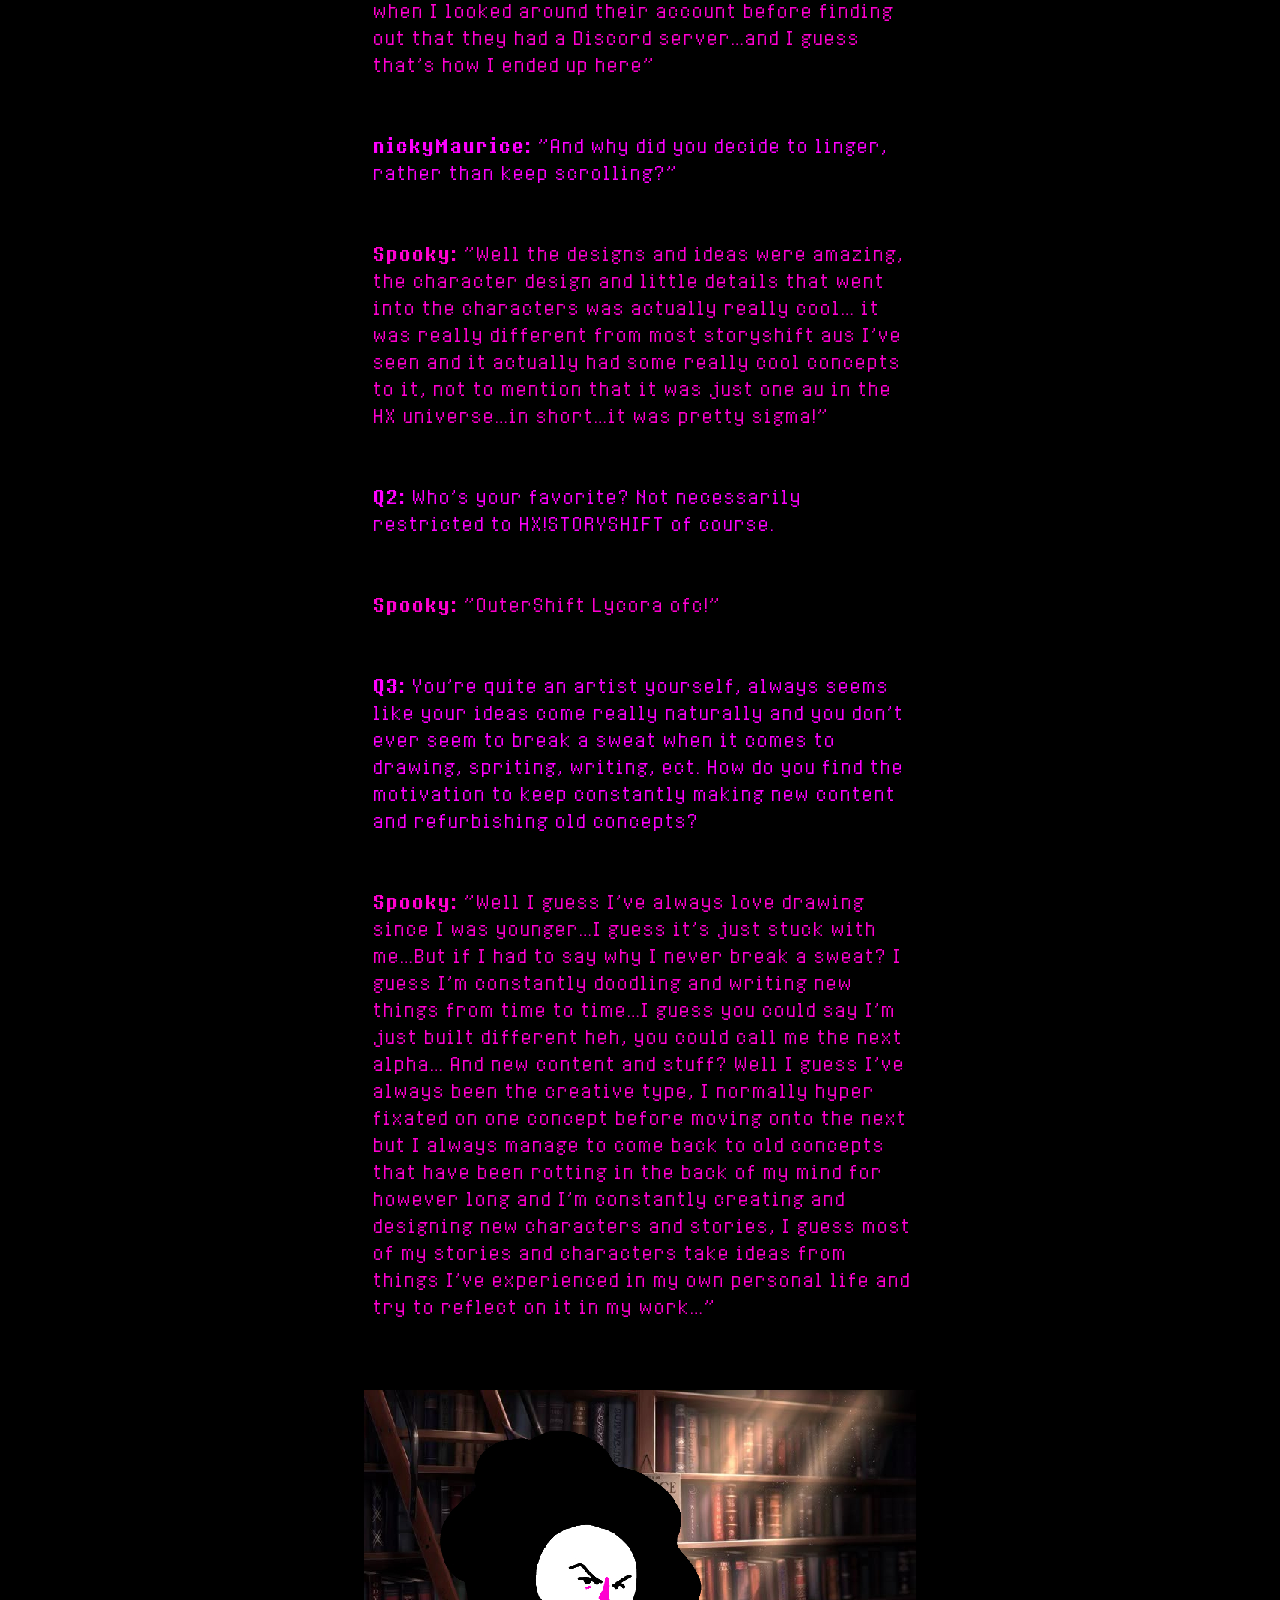
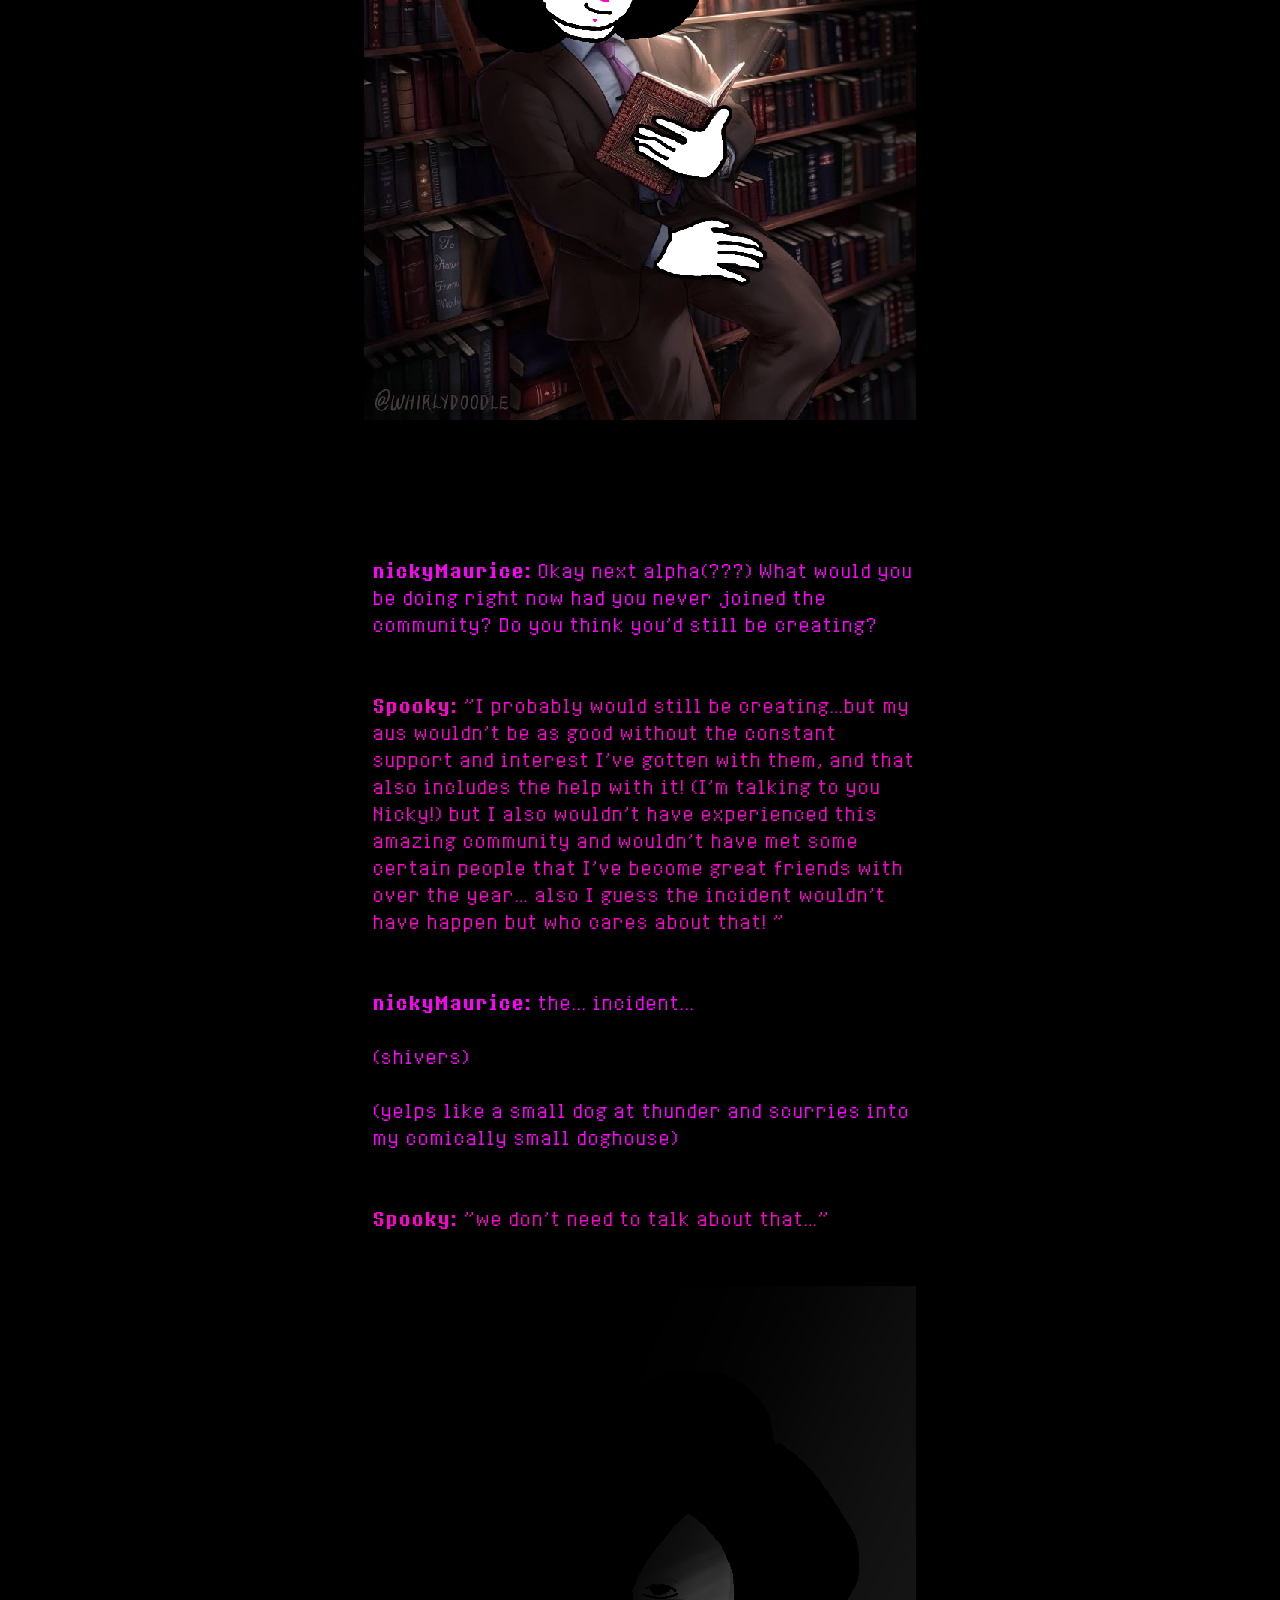
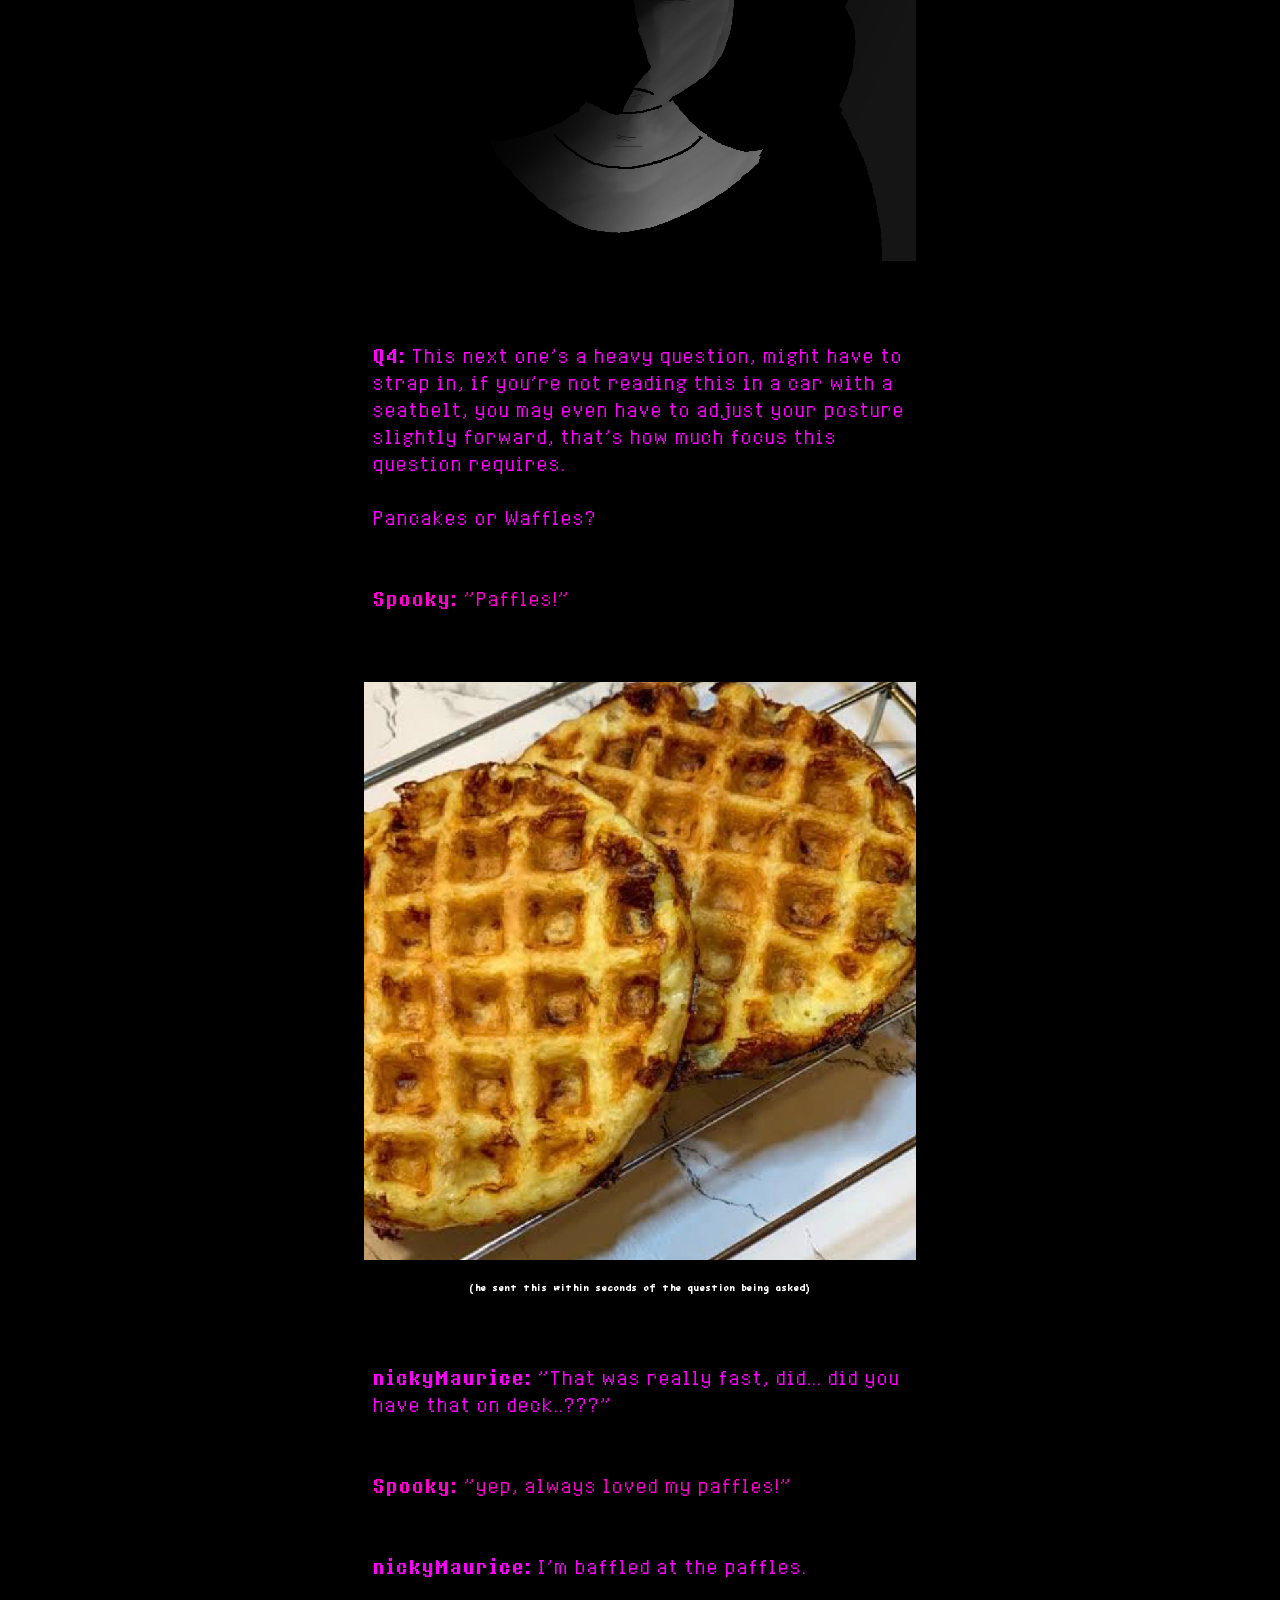
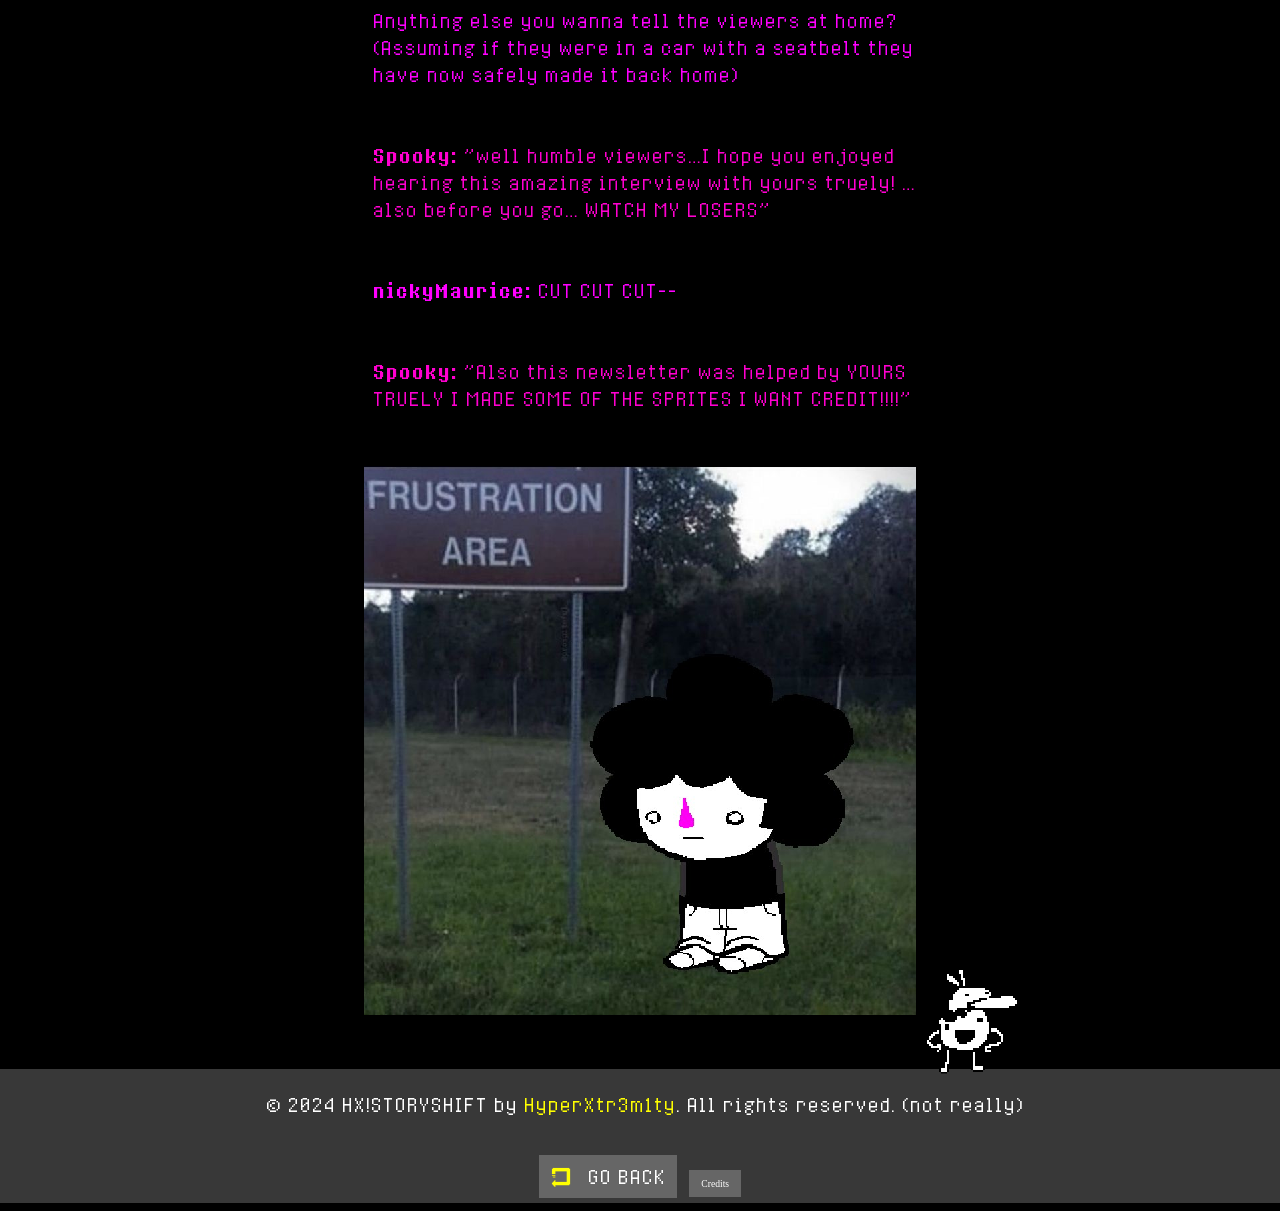
<file: newsletters/winter26/spooky/index.html>
<!DOCTYPE html>
<html>
    <head lang="en">
        <meta charset="utf-8">
        <link rel="stylesheet" href="../../style.css">
         <link rel="stylesheet" href="../../../style.css">
        <meta name="description" content="HX!STORYSHIFT Unofficial Newsletter Archive - Nicky Maurice">
        <meta name="author" content="Nicky Maurice">
        <meta name="viewport" content="width=device-width, initial-scale=1.0">
        <title>HX!STORYSHIFT Unofficial Newsletter Archive - Nicky Maurice</title>
        <link rel="icon" type="image/gif" href="../../../images/favicon.gif">
    </head>
    <body>
        <article>
          <div>
              <br><br><br>
          <h1 style="font-size: clamp(20px, 2.5vw, 35px);">INTERVIEW:</h1>
             <div class="image-container">
              <img class="pixelated" src="images/spooky.png">
              </div>
                <span class="cs">"spooky00boi"</span>
              <br>
                <div class="image-container">
                 <img class="pixelated" src="images/spookypfp.png" style="position: relative; top: 160px; margin-top: -120px;">>
              </div>
               </div>
                   <div>
                 <p>
                  <span class="dtm pink">nickyMaurice:</span>
                  <span class="8bit pink">(Get a load of this SPOOKY BLUD. What. a. geek. ok ok are you ready for the FFFFFFFFFReaking interview of your life HEY F***** GET OFF OF THE TEXTBOX)</span>
                     <br><br><br><br>
                  <span class="dtm pink">nickyMaurice:</span>
                  <span class="8bit pink">"Ahem, Spooky. Let us begin, I'm sure everyone who will read this has no doubt heard of you, but for the sake of consistency, why don't you introduce yourself."</span>
                </p>
                    <br><br><br>
                <p>
                  <span class="dtm mage">Spooky:</span>
                  <span class="8bit mage">"Well if you insist 
                                           Hi I’m Spooky, I’m a artist, writer, spriter and I guess an animator now?
                                           I work on a LOT OF STUFF, manily my own little stories but I do delve into the undertale au space…
                                           as you’ve seen with my…well incredible work heh. I’ve been around for around a year now…
                                           which is kind of a surprise…"</span>
                    <br><br><br>
                    <span class="dtm pink">Q1:</span>
                  <span class="8bit pink">How did we end up being blessed with a year of Spooky? What lead you to this place we call The LUKEISHA (Official Community Server)?</span>
                    <br><br><br>
                  <span class="dtm mage">Spooky:</span>
                  <span class="8bit mage">"Well back in my humble deviantart days, I was scrolling around the site during the hoildays, looking for some inspiration. I suddenly stumble upon Hypers account…
                                           I think it was the roster of characters from HX STORYSHIFT…and honestly it was really cool and the design were amazing.
                                           That’s when I looked around their account before finding out that they had a Discord server…and I guess that’s how I ended up here"</span>
                     <br><br><br>
                  <span class="dtm pink">nickyMaurice:</span>
                  <span class="8bit pink">"And why did you decide to linger, rather than keep scrolling?"</span>
                    <br><br><br>
                  <span class="dtm mage">Spooky:</span>
                  <span class="8bit mage">"Well the designs and ideas were amazing, the character design and little details that went into the characters was actually really cool…
                                           it was really different from most storyshift aus I’ve seen and it actually had some really cool concepts to it, not to mention that it was just one au in the HX universe…in short…it was pretty sigma!"</span>
                      <br><br><br>
                  <span class="dtm pink">Q2:</span>
                  <span class="8bit pink">Who's your favorite? Not necessarily restricted to HX!STORYSHIFT of course.</span>
                       <br><br><br>
                  <span class="dtm mage">Spooky:</span>
                  <span class="8bit mage">"OuterShift Lycora ofc!"</span>
                      <br><br><br>
                  <span class="dtm pink">Q3:</span>
                  <span class="8bit pink">You're quite an artist yourself, always seems like your ideas come really naturally and you don't ever seem to break a sweat when it comes to drawing,
                                          spriting, writing, ect. How do you find the motivation to keep constantly making new content and refurbishing old concepts?</span>
                    <br><br><br>
                  <span class="dtm mage">Spooky:</span>
                  <span class="8bit mage">"Well I guess I’ve always love drawing since I was younger…I guess it’s just stuck with me…But if I had to say why I never break a sweat?
                                           I guess I’m constantly doodling and writing new things from time to time…I guess you could say I’m just built different heh, you could call me the next alpha…
                                           And new content and stuff? Well I guess I’ve always been the creative type, I normally hyper fixated on one concept before moving onto the next
                                           but I always manage to come back to old concepts that have been rotting in the back of my mind for however long and I’m constantly creating and designing new characters and stories,
                                           I guess most of my stories and characters take ideas from things I’ve experienced in my own personal life and try to reflect on it in my work…"</span>
                      <br><br><br>
                    </p>
                   </div>
                  <div class="image-container">
                  <img class="pixelated" src="images/well_well_well.jpg">
                      <br><br><br>
                  </div>
                  <div>
                <p>
                     <br><br><br>
                  <span class="dtm pink">nickyMaurice:</span>
                  <span class="8bit pink">Okay next alpha(???) What would you be doing right now had you never joined the community? Do you think you'd still be creating?</span>
                      <br><br><br>
                  <span class="dtm mage">Spooky:</span>
                  <span class="8bit mage">"I probably would still be creating…but my aus wouldn’t be as good without the constant support and interest I’ve gotten with them, and that also includes the help with it!
                                           (I’m talking to you Nicky!) but I also wouldn’t have experienced this amazing community and wouldn’t have met some certain people that I’ve become great friends with over the year…
                                           also I guess the incident wouldn’t have happen but who cares about that! "</span>
                    <br><br><br>
                  <span class="dtm pink">nickyMaurice:</span>
                  <span class="8bit pink">the... incident...<br><br>
                                          (shivers)<br><br>
                                          (yelps like a small dog at thunder and scurries into my comically small doghouse)</span>
                      <br><br><br>
                  <span class="dtm mage">Spooky:</span>
                  <span class="8bit mage">"we don’t need to talk about that…"</span>
                     <br><br><br>
                </p>
                                  </div>
                 <div style="display:flex; justify-content:flex-end;">
                     <img class="pixelated" src="images/lets_not_talk_about_that.jpg">
                </div>
                 <div>
                     <p>
                      <br><br><br>
                  <span class="dtm pink">Q4:</span>
                  <span class="8bit pink">This next one's a heavy question, might have to strap in, if you're not reading this in a car with a seatbelt,
                                          you may even have to adjust your posture slightly forward, that's how much focus this question requires.<br><br>
                                          Pancakes or Waffles?</span>
                     <br><br><br>
                  <span class="dtm mage">Spooky:</span>
                  <span class="8bit mage">"Paffles!"</span>
                    <br><br><br>
                     </p>

                  <div class="image-container">
                  <img class="pixelated" src="images/paffles.jpeg">
                      <br><br>
               <span class="cs" style="font-size: clamp(6px, 2.5vw, 12px);">(he sent this within seconds of the question being asked)</span>
                  </div>
                  <div>
                <p>
                     <br><br>
                  <span class="dtm pink">nickyMaurice:</span>
                  <span class="8bit pink">"That was really fast, did... did you have that on deck..???"</span>
                    <br><br><br>
                  <span class="dtm mage">Spooky:</span>
                  <span class="8bit mage">"yep, always loved my paffles!"</span>
                     <br><br><br>
                  <span class="dtm pink">nickyMaurice:</span>
                  <span class="8bit pink">I'm baffled at the paffles.<br><br>
                                          Anything else you wanna tell the viewers at home? (Assuming if they were in a car with a seatbelt they have now safely made it back home)</span>
                     <br><br><br>
                  <span class="dtm mage">Spooky:</span>
                  <span class="8bit mage">"well humble viewers…I hope you enjoyed hearing this amazing interview with yours truely! …also before you go… WATCH MY LOSERS"</span>
                    <br><br><br>
                  <span class="dtm pink">nickyMaurice:</span>
                  <span class="8bit pink">CUT CUT CUT--</span>
                     <br><br><br>
                  <span class="dtm mage">Spooky:</span>
                  <span class="8bit mage">"Also this newsletter was helped by YOURS TRUELY I MADE SOME OF THE SPRITES I WANT CREDIT!!!!"</span>
                    <br><br><br>
                    
                </p>
              </div>
                 <div style="display:flex; justify-content:flex-end;">
                     <img class="pixelated" src="images/frustracean.jpeg">
                </div>
                      <br><br><br>
              </div>
        </article>
    </body>
    <footer class="site-footer">
        <div class="footer-wrapper">
  <div class="footer-content">
    
    <img class="footer-bookmark pixelated" src="../../../images/waffle.png">
    <br><br>
    <p>
      © 2024 HX!STORYSHIFT by <a href="https://www.deviantart.com/hyperxtr3m1ty">HyperXtr3m1ty</a>. All rights reserved. (not really)
    </p>
    <br><br>
    <div class="footer-links">
      <a href="javascript:history.back()" class="back-button">
        <img src="../../../images/backarrow.png" class="back-icon">
        <p>GO BACK</p>
          </a>
      <a href="../../../credits/">Credits</a>
  </div>
</div>
</footer>
</html>
</file>
<file: newsletters/style.css>
.newsletterHeader {
    color: yellow;
    font-family: main-font;
    text-align: center;
    margin: auto;
    margin-top: 3rem;
}

.newsletterSubheader {
    color: white;
    font-family: main-font;
    text-align: center;
    margin: auto;
}

.cs {
    display: block;
    color: white;
    font-family: sans-font;
    font-weight: 400;
    font-size: 2em;
    -webkit-font-smoothing: none;
    -moz-osx-font-smoothing: grayscale;
    text-align: center;
    margin: auto;

}

.dtm { font-family: bold-font, sans-serif; }
.8bit { font-family: main-font, sans-serif; }

.pink { color: #FF00FF; }
.mage { color: #FF00D0; }
.verm { color: #FF4711; }
</file>
<file: style.css>
html {
    overflow-y: scroll;
    cursor: url("images/arrow.png") 11 11, auto;
}

body {
    margin-left: 0;
    margin-right: 0;
    background-color: black;
}

@font-face {
    font-family: main-font;
    src: url(fonts/8bitOperatorPlus-Regular.woff) format("woff");
}

@font-face {
    font-family: bold-font;
    src: url(fonts/8bitOperatorPlus-Bold.woff) format("woff");
}

@font-face {
    font-family: dialogue-font;
    src: url(fonts/8bitoperator-JVE-mono.woff) format("woff");
}

@font-face {
    font-family: sans-font;
    src: url(fonts/comic-sans-ut.woff) format("woff");
}

article, footer {
    width: min(600px, 100%);
    box-sizing: border-box;

    margin: auto;
    padding-left: 1.5rem;
    padding-right: 1.5rem;
}

h1, h2, h3 {
    font-family: bold-font;
    text-align: center;
    margin: auto;
}

h1 {
    color: yellow;
}

h1 {
    font-size: 2.75em;
}

h2, h3 {
    color: white;
}

h2 {
    font-size: 2.25em;
}

p {
    color: white;
    font-family: main-font;
    margin: auto;
    font-size: clamp(12px, 2.5vw, 18px);
    padding-left: 0.5rem;
    line-height: 1.5;

}

strong {
    font-family: bold-font;
}

a:link {
    color: yellow;
    text-decoration: none;
}

a:hover {
   color: yellow; 
   text-decoration: underline;
}

a:visited {
    color: yellow;
}

audio {
    display: block;
    margin: auto;
}

.dim {
    color: gray;
}

.nowrap {
    white-space: nowrap;
}

.image {
    position: relative;
    left: 50%;
    transform: translateX(-50%);
    -webkit-transform: translateX(-50%);
    color: white;
}

.image.pixelated {
    image-rendering: pixelated;
}

img {
    display: block;
    max-width: 100%;
    width: auto;
    height: auto;
    margin-left: auto;
    margin-right: auto;

}

/* === Image Container === */
.image-container {
    text-align: center;   /* center all images */
    width: 100%;          /* fill container */
    margin: 1rem 0;       /* optional vertical spacing */
}

/* All images scale down if too wide for container */
.image-container img {
    max-width: 100%;      /* never overflow container */
    height: auto;         /* maintain aspect ratio */
    display: inline-block; /* allows text-align centering */
}

/* === Pixelated GIFs === */
.pixelated {
    image-rendering: pixelated; /* keep blocky look */
    display: block;
    margin-left: auto;
    margin-right: auto;
}

/* === Large GIFs with desktop-native width === */
.pixelated.desktop {
    image-rendering: pixelated;
    width: 760px;
    max-width: 100vw;
    height: auto;
    
    position: relative;
    left: 50%;
    transform: translateX(-50%);
}

/* === Mobile scaling for desktop GIFs === */
@media (max-width: 799px) {
    .pixelated.desktop {
        width: 100%;       /* shrink to fit screen */
        height: auto;
    }
}

.caption {
    color: gray;
    font-size: 0.875rem;
    text-align: center;
}

.button-wrapper {
    display: flex;
    justify-content: center;
    gap: 20px;
    flex-wrap: nowrap;
}

.button {
    
    font-family: main-font;
    display: flex;
    flex: 0 0 auto;
    white-space: nowrap;
    border: 2px solid yellow;
    padding: 10px;
    color: yellow;
    font-size: 18px;
    margin: 0 10px;
}

@media (max-width: 600px) {
    .button-wrapper {
        flex-direction: column;
        align-items: center;
    }
}

.footer-wrapper {
  position: relative;
}

footer {
    top: 10px;
    font-size: 0.6rem;
    text-align: center;
    background-color: #383838;
    width: 100%;
    flex: 1;
}

.footer-bookmark {
  position: absolute;
  transform: scale(2);
  top: -75px;     /* pushes it ABOVE the footer */
  left: 75%;
  right: 25%;
}

.footer-links {
  margin-top: 10px;
}

.back-button {
  display: inline-flex;
  align-items: center;
  gap: 8px;

  padding: 8px 12px;
  background-color: #666;
  color: white;
  text-decoration: none;

  cursor: pointer;
}

.back-icon {
  width: 20px;
  height: auto;
}

.footer-links a,
.footer-links button {
  margin: 5px;
  padding: 8px 12px;
  background-color: #666;
  color: white;
  border: none;
  text-decoration: none;
  cursor: pointer;
}

.footer-links a:hover,
.footer-links button:hover {
  background-color: #888;
}
</file>
